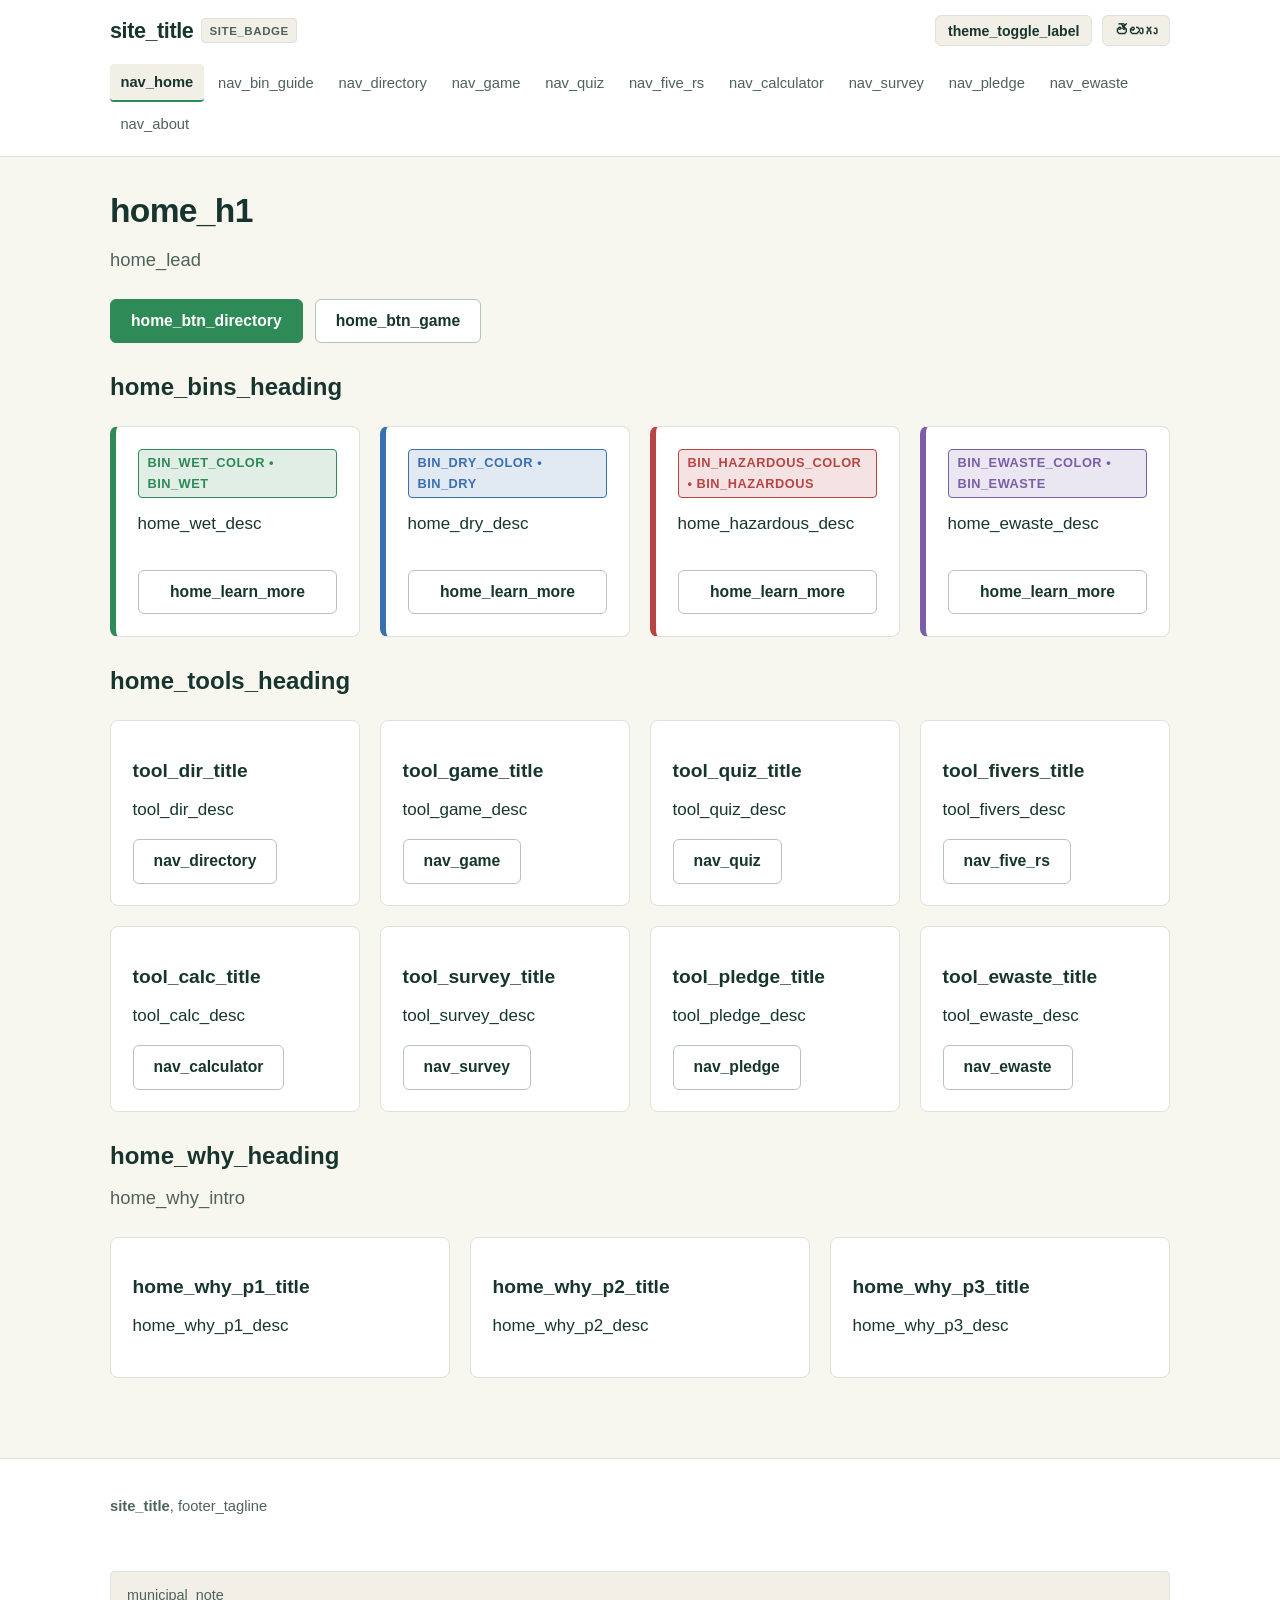
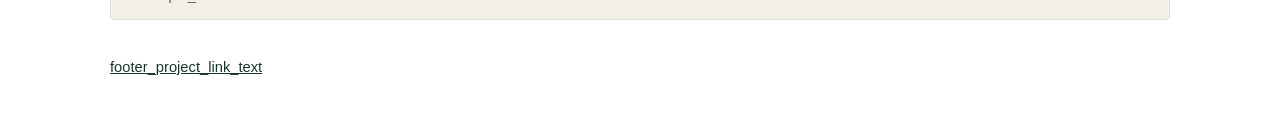
<file: index.html>
<!DOCTYPE html>
<html lang="en">
<head>
  <meta charset="UTF-8">
  <meta name="viewport" content="width=device-width, initial-scale=1.0">
  <title>CleanEarth - Household Waste Segregation Guide</title>
  <!-- Anti-flash inline theme loader -->
  <script>
    (function() {
      try {
        var savedTheme = localStorage.getItem('cleanearth_theme');
        if (savedTheme === 'dark' || savedTheme === 'light') {
          document.documentElement.setAttribute('data-theme', savedTheme);
        } else if (window.matchMedia && window.matchMedia('(prefers-color-scheme: dark)').matches) {
          document.documentElement.setAttribute('data-theme', 'dark');
        } else {
          document.documentElement.setAttribute('data-theme', 'light');
        }
        var savedLang = localStorage.getItem('cleanearth_lang');
        if (savedLang === 'te' || savedLang === 'en') {
          document.documentElement.setAttribute('lang', savedLang);
        }
      } catch (e) {}
    })();
  </script>
  <!-- Google Fonts Noto Sans Telugu with fallback system font stack -->
  <link rel="preconnect" href="https://fonts.googleapis.com">
  <link rel="preconnect" href="https://fonts.gstatic.com" crossorigin>
  <link href="https://fonts.googleapis.com/css2?family=Noto+Sans+Telugu:wght@400;600;700&display=swap" rel="stylesheet">
  <link rel="stylesheet" href="css/style.css">
</head>
<body>
  <div id="header-placeholder"></div>

  <main id="main-content">
    <div class="container">
      <!-- Purpose Statement -->
      <section class="home-intro" aria-labelledby="home-heading">
        <h1 id="home-heading" data-i18n="home_h1">Check which bin an item goes in before you throw it away.</h1>
        <p class="lead-text" data-i18n="home_lead">A Community Service Project reference tool for households in Andhra Pradesh to make source waste segregation simpler and reliable.</p>
        <div class="btn-group">
          <a href="item-directory.html" class="btn btn-primary" data-i18n="home_btn_directory">Open item directory</a>
          <a href="bin-it-right.html" class="btn btn-secondary" data-i18n="home_btn_game">Play Bin It Right</a>
        </div>
      </section>

      <!-- Four-Bin Framework Cards -->
      <section class="home-bins-section" aria-labelledby="bins-heading">
        <h2 id="bins-heading" data-i18n="home_bins_heading">The Four-Bin Framework</h2>
        <div class="grid-4">
          <!-- Green Wet -->
          <article class="card bin-card bin-wet">
            <div>
              <span class="bin-badge badge-wet"><span data-i18n="bin_wet_color">Green</span> &bull; <span data-i18n="bin_wet">Wet Waste</span></span>
              <p data-i18n="home_wet_desc">Food scraps, fruit and vegetable peels, tea leaves, and garden waste. Kept separate for composting or organic processing.</p>
            </div>
            <a href="bin-guide.html" class="btn btn-secondary" style="margin-top:1rem; width:100%;" data-i18n="home_learn_more">Read bin guide</a>
          </article>

          <!-- Blue Dry -->
          <article class="card bin-card bin-dry">
            <div>
              <span class="bin-badge badge-dry"><span data-i18n="bin_dry_color">Blue</span> &bull; <span data-i18n="bin_dry">Dry Waste</span></span>
              <p data-i18n="home_dry_desc">Clean paper, cardboard, metal cans, glass, and recyclable packaging. Keep clean and dry as practical.</p>
            </div>
            <a href="bin-guide.html" class="btn btn-secondary" style="margin-top:1rem; width:100%;" data-i18n="home_learn_more">Read bin guide</a>
          </article>

          <!-- Red Hazardous -->
          <article class="card bin-card bin-hazardous">
            <div>
              <span class="bin-badge badge-hazardous"><span data-i18n="bin_hazardous_color">Red</span> &bull; <span data-i18n="bin_hazardous">Hazardous Waste</span></span>
              <p data-i18n="home_hazardous_desc">Chemicals, certain batteries, and bulbs. Need careful handling and appropriate collection.</p>
            </div>
            <a href="bin-guide.html" class="btn btn-secondary" style="margin-top:1rem; width:100%;" data-i18n="home_learn_more">Read bin guide</a>
          </article>

          <!-- Purple E-waste -->
          <article class="card bin-card bin-ewaste">
            <div>
              <span class="bin-badge badge-ewaste"><span data-i18n="bin_ewaste_color">Purple</span> &bull; <span data-i18n="bin_ewaste">E-Waste</span></span>
              <p data-i18n="home_ewaste_desc">Old phones, chargers, cables, keyboards, and other electronics. Go to authorised e-waste collection channels.</p>
            </div>
            <a href="bin-guide.html" class="btn btn-secondary" style="margin-top:1rem; width:100%;" data-i18n="home_learn_more">Read bin guide</a>
          </article>
        </div>
      </section>

      <!-- Tool Grid -->
      <section class="home-tools-section" aria-labelledby="tools-heading">
        <h2 id="tools-heading" data-i18n="home_tools_heading">Project Tools and Modules</h2>
        <div class="grid-4">
          <div class="card">
            <h3 data-i18n="tool_dir_title">Item Directory</h3>
            <p data-i18n="tool_dir_desc">Search through over 40 household waste items to find the right bin and handling tip instantly.</p>
            <a href="item-directory.html" class="btn btn-secondary" data-i18n="nav_directory">Item Directory</a>
          </div>
          <div class="card">
            <h3 data-i18n="tool_game_title">Bin It Right Game</h3>
            <p data-i18n="tool_game_desc">Practice sorting 15 random items into the correct bins with immediate feedback.</p>
            <a href="bin-it-right.html" class="btn btn-secondary" data-i18n="nav_game">Bin It Right</a>
          </div>
          <div class="card">
            <h3 data-i18n="tool_quiz_title">Eco Quiz</h3>
            <p data-i18n="tool_quiz_desc">Test your knowledge on segregation, safety, composting, and recycling rules with 10 questions.</p>
            <a href="eco-quiz.html" class="btn btn-secondary" data-i18n="nav_quiz">Eco Quiz</a>
          </div>
          <div class="card">
            <h3 data-i18n="tool_fivers_title">The 5 R's Hierarchy</h3>
            <p data-i18n="tool_fivers_desc">Understand waste management priorities from Refuse and Reduce down to Recycling.</p>
            <a href="five-rs.html" class="btn btn-secondary" data-i18n="nav_five_rs">5 R's</a>
          </div>
          <div class="card">
            <h3 data-i18n="tool_calc_title">Footprint Calculator</h3>
            <p data-i18n="tool_calc_desc">Estimate your household's annual waste generation and see the effect of source segregation.</p>
            <a href="footprint-calculator.html" class="btn btn-secondary" data-i18n="nav_calculator">Footprint Calculator</a>
          </div>
          <div class="card">
            <h3 data-i18n="tool_survey_title">Community Survey</h3>
            <p data-i18n="tool_survey_desc">Record waste segregation habits, community barriers, and awareness levels during field visits.</p>
            <a href="survey.html" class="btn btn-secondary" data-i18n="nav_survey">Survey</a>
          </div>
          <div class="card">
            <h3 data-i18n="tool_pledge_title">Household Pledge</h3>
            <p data-i18n="tool_pledge_desc">Commit to simple daily waste segregation actions and generate a printable certificate.</p>
            <a href="pledge.html" class="btn btn-secondary" data-i18n="nav_pledge">Pledge</a>
          </div>
          <div class="card">
            <h3 data-i18n="tool_ewaste_title">E-Waste Centres</h3>
            <p data-i18n="tool_ewaste_desc">Look up sample recycling plants and collection drop-off points with accepted item filters.</p>
            <a href="ewaste-centers.html" class="btn btn-secondary" data-i18n="nav_ewaste">E-Waste Centres</a>
          </div>
        </div>
      </section>

      <!-- Why This Project Section -->
      <section class="home-why-section" aria-labelledby="why-heading">
        <h2 id="why-heading" data-i18n="home_why_heading">Why This Project</h2>
        <p class="lead-text" data-i18n="home_why_intro">Mixed waste makes recycling and composting harder, hazardous items can contaminate other materials, and reusable resources end up in dumpsites.</p>
        <div class="grid-3">
          <div class="card">
            <h3 data-i18n="home_why_p1_title">Confusion at source</h3>
            <p data-i18n="home_why_p1_desc">Households often hesitate when sorting everyday packaging, soiled paper, or small electronic cables.</p>
          </div>
          <div class="card">
            <h3 data-i18n="home_why_p2_title">Mixed collection risks</h3>
            <p data-i18n="home_why_p2_desc">When batteries or glass break in organic waste, wet waste cannot be converted into clean agricultural compost.</p>
          </div>
          <div class="card">
            <h3 data-i18n="home_why_p3_title">Local community impact</h3>
            <p data-i18n="home_why_p3_desc">Segregating waste at home protects sanitation workers from injuries and keeps neighbourhood collection points cleaner.</p>
          </div>
        </div>
      </section>
    </div>
  </main>

  <div id="footer-placeholder"></div>

  <script src="js/i18n.js"></script>
  <script src="js/data.js"></script>
  <script src="js/main.js"></script>
</body>
</html>
</file>
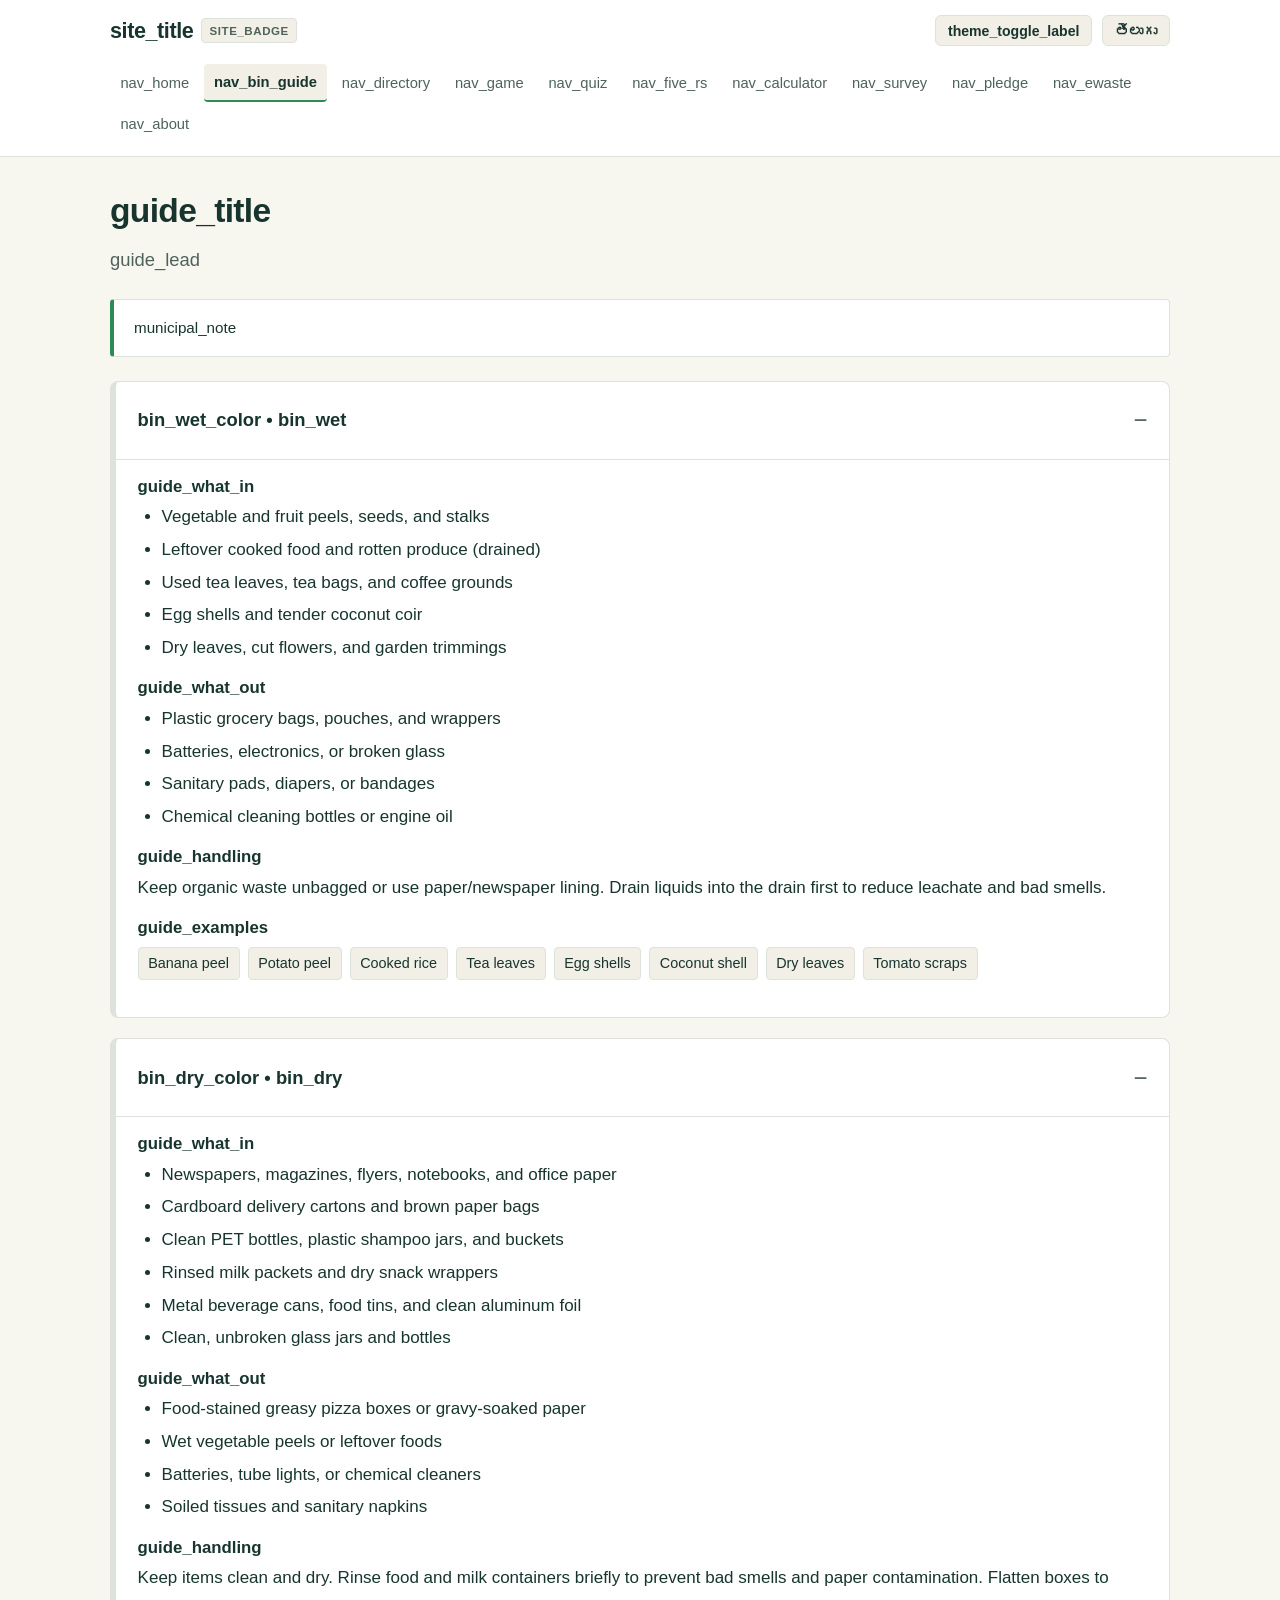
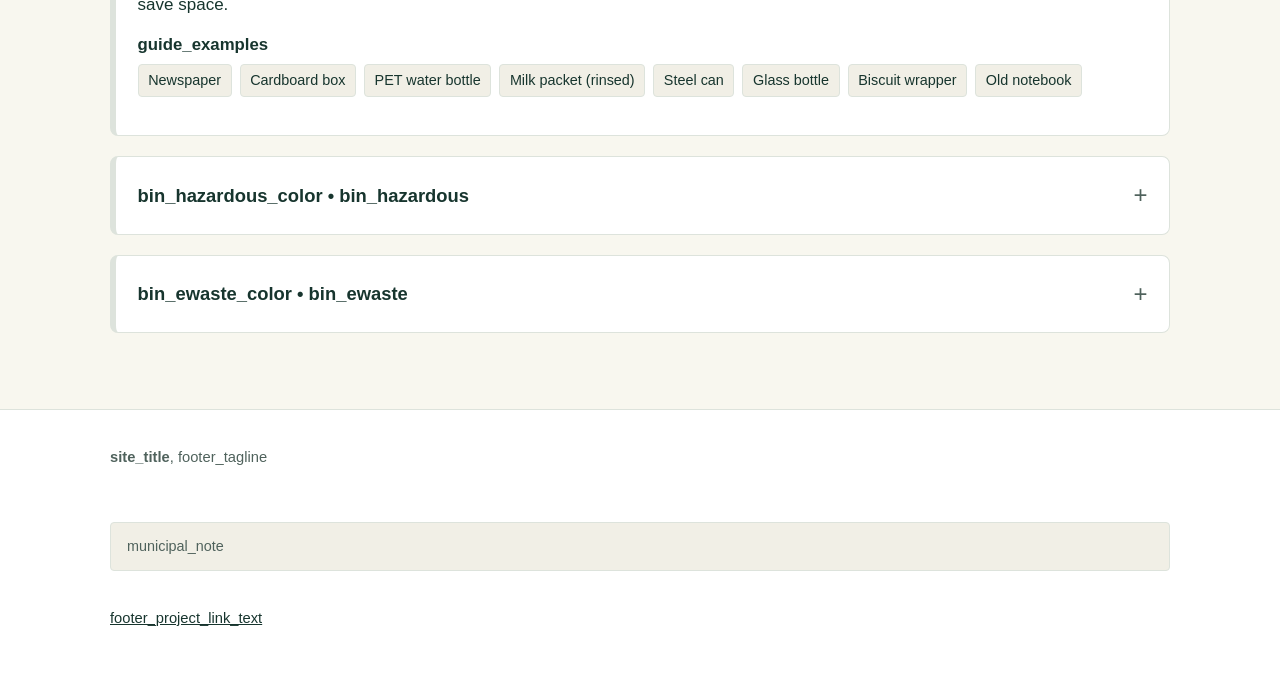
<file: bin-guide.html>
<!DOCTYPE html>
<html lang="en">
<head>
  <meta charset="UTF-8">
  <meta name="viewport" content="width=device-width, initial-scale=1.0">
  <title>CleanEarth - Household Bin Guide</title>
  <script>
    (function() {
      try {
        var savedTheme = localStorage.getItem('cleanearth_theme');
        if (savedTheme === 'dark' || savedTheme === 'light') {
          document.documentElement.setAttribute('data-theme', savedTheme);
        } else if (window.matchMedia && window.matchMedia('(prefers-color-scheme: dark)').matches) {
          document.documentElement.setAttribute('data-theme', 'dark');
        } else {
          document.documentElement.setAttribute('data-theme', 'light');
        }
        var savedLang = localStorage.getItem('cleanearth_lang');
        if (savedLang === 'te' || savedLang === 'en') {
          document.documentElement.setAttribute('lang', savedLang);
        }
      } catch (e) {}
    })();
  </script>
  <link rel="preconnect" href="https://fonts.googleapis.com">
  <link rel="preconnect" href="https://fonts.gstatic.com" crossorigin>
  <link href="https://fonts.googleapis.com/css2?family=Noto+Sans+Telugu:wght@400;600;700&display=swap" rel="stylesheet">
  <link rel="stylesheet" href="css/style.css">
  <style>
    .guide-wet { border-left-color: var(--bin-wet); }
    .guide-dry { border-left-color: var(--bin-dry); }
    .guide-hazardous { border-left-color: var(--bin-hazardous); }
    .guide-ewaste { border-left-color: var(--bin-ewaste); }
    .guide-block { margin: 1rem 0; }
    .guide-block h4 { font-size: 1.05rem; margin-bottom: 0.35rem; }
    .guide-list { margin-left: 1.5rem; margin-bottom: 1rem; }
    .guide-list li { margin-bottom: 0.35rem; }
    .example-tags { display: flex; flex-wrap: wrap; gap: 0.5rem; margin-top: 0.5rem; }
    .example-tag { background: var(--surface-alt); border: 1px solid var(--border); padding: 0.25rem 0.6rem; border-radius: var(--radius-sm); font-size: 0.9rem; }
  </style>
</head>
<body>
  <div id="header-placeholder"></div>

  <main id="main-content">
    <div class="container">
      <h1 data-i18n="guide_title">Household Bin Guide</h1>
      <p class="lead-text" data-i18n="guide_lead">Detailed instructions on what goes into each bin, what must be kept out, handling practices, and common household examples.</p>
      
      <div class="callout">
        <p data-i18n="municipal_note">Residents should also check local municipal instructions.</p>
      </div>

      <!-- 1. Green Wet Bin -->
      <details class="guide-section guide-wet" open>
        <summary>
          <span><span data-i18n="bin_wet_color">Green</span> &bull; <span data-i18n="bin_wet">Wet Waste</span></span>
        </summary>
        <div class="guide-content">
          <div class="guide-block">
            <h4 data-i18n="guide_what_in">What goes in</h4>
            <ul class="guide-list" id="wet-in-list">
              <!-- Dynamically populated or static fallback -->
            </ul>
          </div>
          <div class="guide-block">
            <h4 data-i18n="guide_what_out">What does NOT go in</h4>
            <ul class="guide-list" id="wet-out-list"></ul>
          </div>
          <div class="guide-block">
            <h4 data-i18n="guide_handling">Handling tips</h4>
            <p id="wet-handling"></p>
          </div>
          <div class="guide-block">
            <h4 data-i18n="guide_examples">Common household examples</h4>
            <div class="example-tags" id="wet-examples"></div>
          </div>
        </div>
      </details>

      <!-- 2. Blue Dry Bin -->
      <details class="guide-section guide-dry" open>
        <summary>
          <span><span data-i18n="bin_dry_color">Blue</span> &bull; <span data-i18n="bin_dry">Dry Waste</span></span>
        </summary>
        <div class="guide-content">
          <div class="guide-block">
            <h4 data-i18n="guide_what_in">What goes in</h4>
            <ul class="guide-list" id="dry-in-list"></ul>
          </div>
          <div class="guide-block">
            <h4 data-i18n="guide_what_out">What does NOT go in</h4>
            <ul class="guide-list" id="dry-out-list"></ul>
          </div>
          <div class="guide-block">
            <h4 data-i18n="guide_handling">Handling tips</h4>
            <p id="dry-handling"></p>
          </div>
          <div class="guide-block">
            <h4 data-i18n="guide_examples">Common household examples</h4>
            <div class="example-tags" id="dry-examples"></div>
          </div>
        </div>
      </details>

      <!-- 3. Red Hazardous Bin -->
      <details class="guide-section guide-hazardous">
        <summary>
          <span><span data-i18n="bin_hazardous_color">Red</span> &bull; <span data-i18n="bin_hazardous">Hazardous Waste</span></span>
        </summary>
        <div class="guide-content">
          <div class="guide-block">
            <h4 data-i18n="guide_what_in">What goes in</h4>
            <ul class="guide-list" id="haz-in-list"></ul>
          </div>
          <div class="guide-block">
            <h4 data-i18n="guide_what_out">What does NOT go in</h4>
            <ul class="guide-list" id="haz-out-list"></ul>
          </div>
          <div class="guide-block">
            <h4 data-i18n="guide_handling">Handling tips</h4>
            <p id="haz-handling"></p>
          </div>
          <div class="guide-block">
            <h4 data-i18n="guide_examples">Common household examples</h4>
            <div class="example-tags" id="haz-examples"></div>
          </div>
        </div>
      </details>

      <!-- 4. Purple E-waste Bin -->
      <details class="guide-section guide-ewaste">
        <summary>
          <span><span data-i18n="bin_ewaste_color">Purple</span> &bull; <span data-i18n="bin_ewaste">E-Waste</span></span>
        </summary>
        <div class="guide-content">
          <div class="guide-block">
            <h4 data-i18n="guide_what_in">What goes in</h4>
            <ul class="guide-list" id="ewaste-in-list"></ul>
          </div>
          <div class="guide-block">
            <h4 data-i18n="guide_what_out">What does NOT go in</h4>
            <ul class="guide-list" id="ewaste-out-list"></ul>
          </div>
          <div class="guide-block">
            <h4 data-i18n="guide_handling">Handling tips</h4>
            <p id="ewaste-handling"></p>
          </div>
          <div class="guide-block">
            <h4 data-i18n="guide_examples">Common household examples</h4>
            <div class="example-tags" id="ewaste-examples"></div>
          </div>
        </div>
      </details>
    </div>
  </main>

  <div id="footer-placeholder"></div>

  <script src="js/i18n.js"></script>
  <script src="js/data.js"></script>
  <script src="js/main.js"></script>
  <script src="js/bin-guide.js"></script>
</body>
</html>
</file>
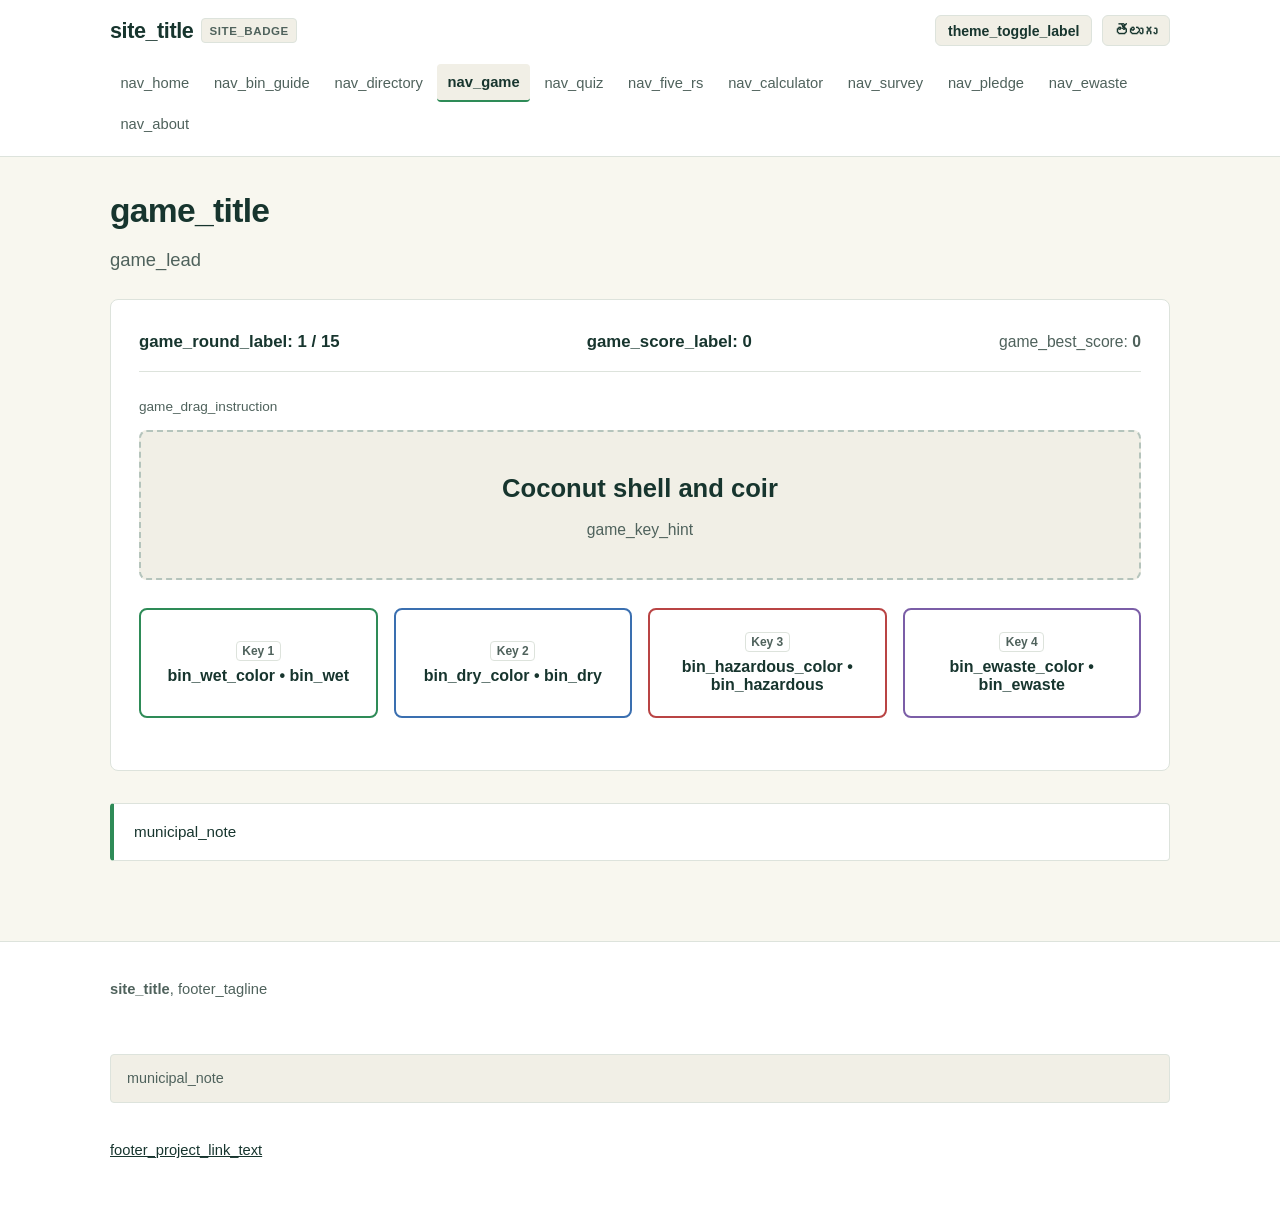
<file: bin-it-right.html>
<!DOCTYPE html>
<html lang="en">
<head>
  <meta charset="UTF-8">
  <meta name="viewport" content="width=device-width, initial-scale=1.0">
  <title>CleanEarth - Bin It Right Game</title>
  <script>
    (function() {
      try {
        var savedTheme = localStorage.getItem('cleanearth_theme');
        if (savedTheme === 'dark' || savedTheme === 'light') {
          document.documentElement.setAttribute('data-theme', savedTheme);
        } else if (window.matchMedia && window.matchMedia('(prefers-color-scheme: dark)').matches) {
          document.documentElement.setAttribute('data-theme', 'dark');
        } else {
          document.documentElement.setAttribute('data-theme', 'light');
        }
        var savedLang = localStorage.getItem('cleanearth_lang');
        if (savedLang === 'te' || savedLang === 'en') {
          document.documentElement.setAttribute('lang', savedLang);
        }
      } catch (e) {}
    })();
  </script>
  <link rel="preconnect" href="https://fonts.googleapis.com">
  <link rel="preconnect" href="https://fonts.gstatic.com" crossorigin>
  <link href="https://fonts.googleapis.com/css2?family=Noto+Sans+Telugu:wght@400;600;700&display=swap" rel="stylesheet">
  <link rel="stylesheet" href="css/style.css">
  <style>
    .game-board {
      margin-top: 1.5rem;
      background: var(--surface);
      border: 1px solid var(--border);
      border-radius: var(--radius-card);
      padding: 1.75rem;
    }
    .game-status-bar {
      display: flex;
      justify-content: space-between;
      align-items: center;
      padding-bottom: 1rem;
      border-bottom: 1px solid var(--border);
      margin-bottom: 1.5rem;
      flex-wrap: wrap;
      gap: 0.75rem;
    }
    .status-badge {
      font-size: 1.05rem;
      font-weight: 700;
      color: var(--text);
    }
    .item-display-box {
      background: var(--surface-alt);
      border: 2px dashed var(--border-strong);
      border-radius: var(--radius-card);
      padding: 2.25rem 1.5rem;
      text-align: center;
      margin-bottom: 1.75rem;
      user-select: none;
      cursor: grab;
      transition: background-color 150ms ease, border-color 150ms ease;
    }
    .item-display-box:active {
      cursor: grabbing;
    }
    .item-display-title {
      font-size: 1.6rem;
      font-weight: 700;
      color: var(--text);
      margin-bottom: 0.5rem;
    }
    .bin-action-grid {
      display: grid;
      grid-template-columns: repeat(4, 1fr);
      gap: 1rem;
      margin-bottom: 1.5rem;
    }
    .game-bin-btn {
      display: flex;
      flex-direction: column;
      align-items: center;
      justify-content: center;
      gap: 0.4rem;
      padding: 1.25rem 0.75rem;
      border-radius: var(--radius-card);
      border: 2px solid var(--border-strong);
      background: var(--surface);
      cursor: pointer;
      font-family: inherit;
      color: var(--text);
      font-weight: 700;
      font-size: 1rem;
      transition: all 150ms ease;
      min-height: 110px;
    }
    .game-bin-btn:hover {
      background: var(--surface-alt);
    }
    .game-bin-btn.btn-wet { border-color: var(--bin-wet); }
    .game-bin-btn.btn-wet:hover, .game-bin-btn.btn-wet.drag-over { background: rgba(46, 139, 87, 0.12); }
    .game-bin-btn.btn-dry { border-color: var(--bin-dry); }
    .game-bin-btn.btn-dry:hover, .game-bin-btn.btn-dry.drag-over { background: rgba(58, 111, 176, 0.12); }
    .game-bin-btn.btn-hazardous { border-color: var(--bin-hazardous); }
    .game-bin-btn.btn-hazardous:hover, .game-bin-btn.btn-hazardous.drag-over { background: rgba(185, 68, 68, 0.12); }
    .game-bin-btn.btn-ewaste { border-color: var(--bin-ewaste); }
    .game-bin-btn.btn-ewaste:hover, .game-bin-btn.btn-ewaste.drag-over { background: rgba(123, 94, 167, 0.12); }

    .bin-key-tag {
      font-size: 0.75rem;
      font-weight: 600;
      color: var(--text-muted);
      border: 1px solid var(--border);
      border-radius: var(--radius-sm);
      padding: 0.1rem 0.35rem;
    }
    .feedback-banner {
      padding: 1.1rem 1.25rem;
      border-radius: var(--radius-md);
      margin-bottom: 1.5rem;
      display: none;
    }
    .feedback-banner.correct {
      background: rgba(46, 139, 87, 0.15);
      border: 1px solid var(--bin-wet);
      color: var(--text);
      display: block;
    }
    .feedback-banner.wrong {
      background: rgba(185, 68, 68, 0.15);
      border: 1px solid var(--bin-hazardous);
      color: var(--text);
      display: block;
    }
    .feedback-title {
      font-weight: 700;
      font-size: 1.1rem;
      margin-bottom: 0.3rem;
    }
    .review-item {
      padding: 0.75rem 1rem;
      background: var(--surface-alt);
      border: 1px solid var(--border);
      border-radius: var(--radius-sm);
      margin-bottom: 0.5rem;
    }
    @media (max-width: 768px) {
      .bin-action-grid {
        grid-template-columns: repeat(2, 1fr);
      }
    }
  </style>
</head>
<body>
  <div id="header-placeholder"></div>

  <main id="main-content">
    <div class="container">
      <h1 data-i18n="game_title">Bin It Right: Sorting Game</h1>
      <p class="lead-text" data-i18n="game_lead">Sort 15 random items into their correct bins. Use clicks, touch, number keys 1 to 4, or desktop drag and drop.</p>

      <div class="game-board">
        <!-- Live Play Screen -->
        <div id="play-screen">
          <div class="game-status-bar">
            <div>
              <span class="status-badge"><span data-i18n="game_round_label">Round</span>: <span id="round-indicator">1</span> / 15</span>
            </div>
            <div>
              <span class="status-badge"><span data-i18n="game_score_label">Score</span>: <span id="score-indicator">0</span></span>
            </div>
            <div>
              <span class="sub-lead" style="margin-bottom:0;"><span data-i18n="game_best_score">Best score on this device</span>: <strong id="best-score-indicator">0</strong></span>
            </div>
          </div>

          <p class="form-hint" style="margin-bottom: 0.75rem;" data-i18n="game_drag_instruction">Drag this item into a bin below, or press the matching bin button:</p>

          <!-- Current Item Display (Draggable) -->
          <div id="item-box" class="item-display-box" draggable="true" tabindex="0" role="region" aria-label="Current item to sort">
            <div id="item-name" class="item-display-title">---</div>
            <div class="sub-lead" style="margin-bottom:0;" data-i18n="game_key_hint">Keyboard shortcuts: 1 = Wet, 2 = Dry, 3 = Hazardous, 4 = E-Waste</div>
          </div>

          <!-- Immediate Feedback Banner -->
          <div id="feedback-banner" class="feedback-banner">
            <div id="feedback-title" class="feedback-title"></div>
            <div id="feedback-reason"></div>
            <div style="margin-top: 0.85rem;">
              <button id="next-item-btn" class="btn btn-primary" type="button" data-i18n="game_next_btn">Next Item</button>
            </div>
          </div>

          <!-- Bin Buttons & Drop Targets -->
          <div class="bin-action-grid" role="group" aria-label="Waste Bins">
            <!-- 1. Wet -->
            <button id="btn-wet" class="game-bin-btn btn-wet" type="button" data-bin="wet">
              <span class="bin-key-tag">Key 1</span>
              <span><span data-i18n="bin_wet_color">Green</span> &bull; <span data-i18n="bin_wet">Wet Waste</span></span>
            </button>

            <!-- 2. Dry -->
            <button id="btn-dry" class="game-bin-btn btn-dry" type="button" data-bin="dry">
              <span class="bin-key-tag">Key 2</span>
              <span><span data-i18n="bin_dry_color">Blue</span> &bull; <span data-i18n="bin_dry">Dry Waste</span></span>
            </button>

            <!-- 3. Hazardous -->
            <button id="btn-hazardous" class="game-bin-btn btn-hazardous" type="button" data-bin="hazardous">
              <span class="bin-key-tag">Key 3</span>
              <span><span data-i18n="bin_hazardous_color">Red</span> &bull; <span data-i18n="bin_hazardous">Hazardous Waste</span></span>
            </button>

            <!-- 4. E-Waste -->
            <button id="btn-ewaste" class="game-bin-btn btn-ewaste" type="button" data-bin="ewaste">
              <span class="bin-key-tag">Key 4</span>
              <span><span data-i18n="bin_ewaste_color">Purple</span> &bull; <span data-i18n="bin_ewaste">E-Waste</span></span>
            </button>
          </div>
        </div>

        <!-- Final Score Screen -->
        <div id="game-over-screen" style="display: none;">
          <h2 data-i18n="game_over_title">Game Completed</h2>
          <p class="lead-text"><span data-i18n="game_final_score">Your final score</span>: <strong id="final-score-val">0</strong> / 15</p>

          <div id="wrong-answers-container" style="margin: 1.5rem 0;">
            <h3 data-i18n="game_wrong_heading">Items to review from this round:</h3>
            <div id="wrong-answers-list"></div>
          </div>

          <button id="restart-game-btn" class="btn btn-primary" type="button" data-i18n="game_restart_btn">Play again</button>
        </div>
      </div>

      <div class="callout" style="margin-top: 2rem;">
        <p data-i18n="municipal_note">Residents should also check local municipal instructions.</p>
      </div>
    </div>
  </main>

  <div id="footer-placeholder"></div>

  <script src="js/i18n.js"></script>
  <script src="js/data.js"></script>
  <script src="js/main.js"></script>
  <script src="js/bin-it-right.js"></script>
</body>
</html>
</file>
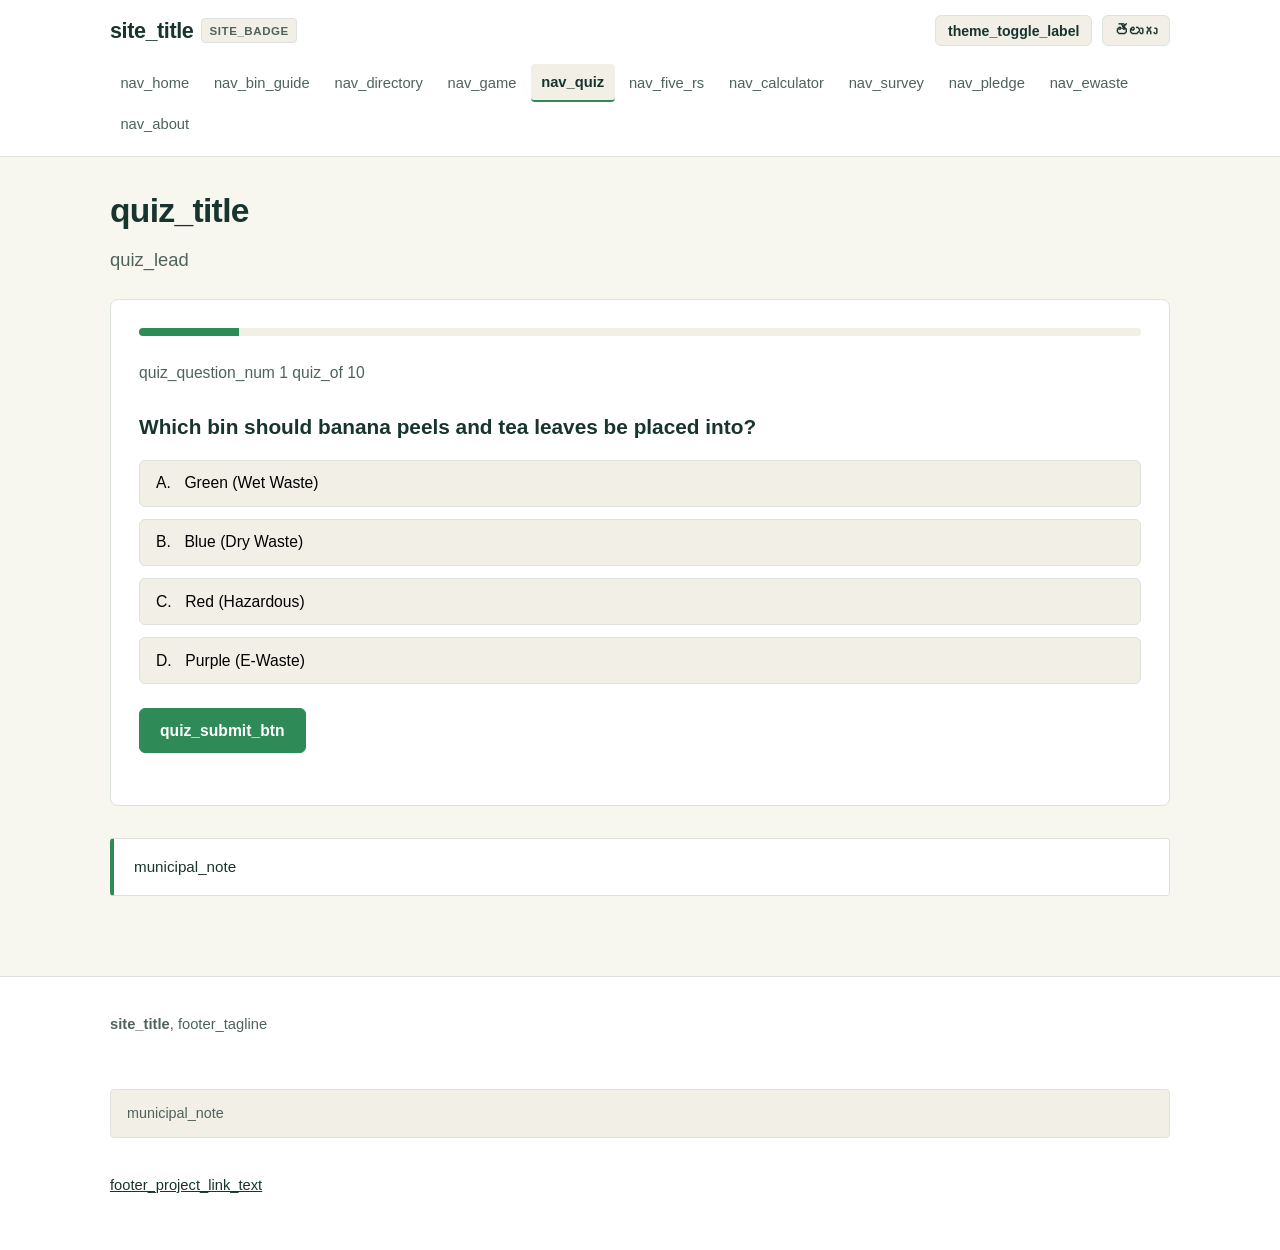
<file: eco-quiz.html>
<!DOCTYPE html>
<html lang="en">
<head>
  <meta charset="UTF-8">
  <meta name="viewport" content="width=device-width, initial-scale=1.0">
  <title>CleanEarth - Eco Quiz</title>
  <script>
    (function() {
      try {
        var savedTheme = localStorage.getItem('cleanearth_theme');
        if (savedTheme === 'dark' || savedTheme === 'light') {
          document.documentElement.setAttribute('data-theme', savedTheme);
        } else if (window.matchMedia && window.matchMedia('(prefers-color-scheme: dark)').matches) {
          document.documentElement.setAttribute('data-theme', 'dark');
        } else {
          document.documentElement.setAttribute('data-theme', 'light');
        }
        var savedLang = localStorage.getItem('cleanearth_lang');
        if (savedLang === 'te' || savedLang === 'en') {
          document.documentElement.setAttribute('lang', savedLang);
        }
      } catch (e) {}
    })();
  </script>
  <link rel="preconnect" href="https://fonts.googleapis.com">
  <link rel="preconnect" href="https://fonts.gstatic.com" crossorigin>
  <link href="https://fonts.googleapis.com/css2?family=Noto+Sans+Telugu:wght@400;600;700&display=swap" rel="stylesheet">
  <link rel="stylesheet" href="css/style.css">
  <style>
    .quiz-container {
      margin-top: 1.5rem;
      background: var(--surface);
      border: 1px solid var(--border);
      border-radius: var(--radius-card);
      padding: 1.75rem;
    }
    .progress-bar-container {
      width: 100%;
      height: 8px;
      background: var(--surface-alt);
      border-radius: var(--radius-sm);
      margin-bottom: 1.5rem;
      overflow: hidden;
    }
    .progress-bar-fill {
      height: 100%;
      background: var(--bin-wet);
      width: 10%;
      transition: width 150ms ease;
    }
    .question-title {
      font-size: 1.3rem;
      font-weight: 700;
      margin-bottom: 1.25rem;
    }
    .option-list {
      display: flex;
      flex-direction: column;
      gap: 0.75rem;
      margin-bottom: 1.5rem;
    }
    .quiz-option {
      display: flex;
      align-items: center;
      gap: 0.85rem;
      padding: 0.85rem 1rem;
      background: var(--surface-alt);
      border: 1px solid var(--border);
      border-radius: var(--radius-md);
      cursor: pointer;
      font-size: 0.98rem;
      transition: border-color 150ms ease, background-color 150ms ease;
    }
    .quiz-option:hover {
      border-color: var(--border-strong);
    }
    .quiz-option.selected {
      border-color: var(--bin-wet);
      background: rgba(46, 139, 87, 0.08);
      font-weight: 600;
    }
    .quiz-option.correct-reveal {
      border-color: var(--bin-wet);
      background: rgba(46, 139, 87, 0.18);
    }
    .quiz-option.wrong-reveal {
      border-color: var(--bin-hazardous);
      background: rgba(185, 68, 68, 0.15);
    }
    .explanation-box {
      padding: 1rem 1.25rem;
      border-radius: var(--radius-md);
      background: var(--surface-alt);
      border-left: 4px solid var(--bin-wet);
      margin-bottom: 1.5rem;
      display: none;
    }
    .review-item {
      padding: 0.85rem 1rem;
      background: var(--surface-alt);
      border: 1px solid var(--border);
      border-radius: var(--radius-sm);
      margin-bottom: 0.75rem;
    }
  </style>
</head>
<body>
  <div id="header-placeholder"></div>

  <main id="main-content">
    <div class="container">
      <h1 data-i18n="quiz_title">Eco Quiz: Segregation and Waste Practices</h1>
      <p class="lead-text" data-i18n="quiz_lead">Answer 10 multiple-choice questions to test your practical understanding of household waste segregation.</p>

      <div class="quiz-container">
        <!-- Live Question Screen -->
        <div id="quiz-question-screen">
          <div class="progress-bar-container">
            <div id="quiz-progress-fill" class="progress-bar-fill"></div>
          </div>
          <div class="sub-lead">
            <span data-i18n="quiz_question_num">Question</span> <span id="quiz-current-num">1</span> <span data-i18n="quiz_of">of</span> 10
          </div>
          <h2 id="quiz-question-text" class="question-title">---</h2>

          <div id="quiz-options-container" class="option-list" role="radiogroup"></div>

          <div id="quiz-explanation-box" class="explanation-box">
            <strong data-i18n="quiz_explanation">Explanation:</strong>
            <p id="quiz-explanation-text" style="margin-top:0.3rem; margin-bottom:0;"></p>
          </div>

          <div class="btn-group">
            <button id="quiz-submit-btn" class="btn btn-primary" type="button" data-i18n="quiz_submit_btn">Submit Answer</button>
            <button id="quiz-next-btn" class="btn btn-secondary" type="button" style="display: none;" data-i18n="quiz_next_btn">Next Question</button>
          </div>
        </div>

        <!-- Completed Screen -->
        <div id="quiz-completed-screen" style="display: none;">
          <h2 data-i18n="quiz_completed_title">Quiz Completed</h2>
          <p class="lead-text"><span data-i18n="quiz_score_msg">You scored</span> <strong id="quiz-final-score">0</strong> / 10</p>

          <div id="quiz-review-section" style="margin: 1.5rem 0;">
            <h3 data-i18n="quiz_review_title">Review of incorrect answers:</h3>
            <div id="quiz-review-list"></div>
          </div>

          <button id="quiz-restart-btn" class="btn btn-primary" type="button" data-i18n="quiz_restart_btn">Restart Quiz</button>
        </div>
      </div>

      <div class="callout" style="margin-top: 2rem;">
        <p data-i18n="municipal_note">Residents should also check local municipal instructions.</p>
      </div>
    </div>
  </main>

  <div id="footer-placeholder"></div>

  <script src="js/i18n.js"></script>
  <script src="js/data.js"></script>
  <script src="js/main.js"></script>
  <script src="js/eco-quiz.js"></script>
</body>
</html>
</file>
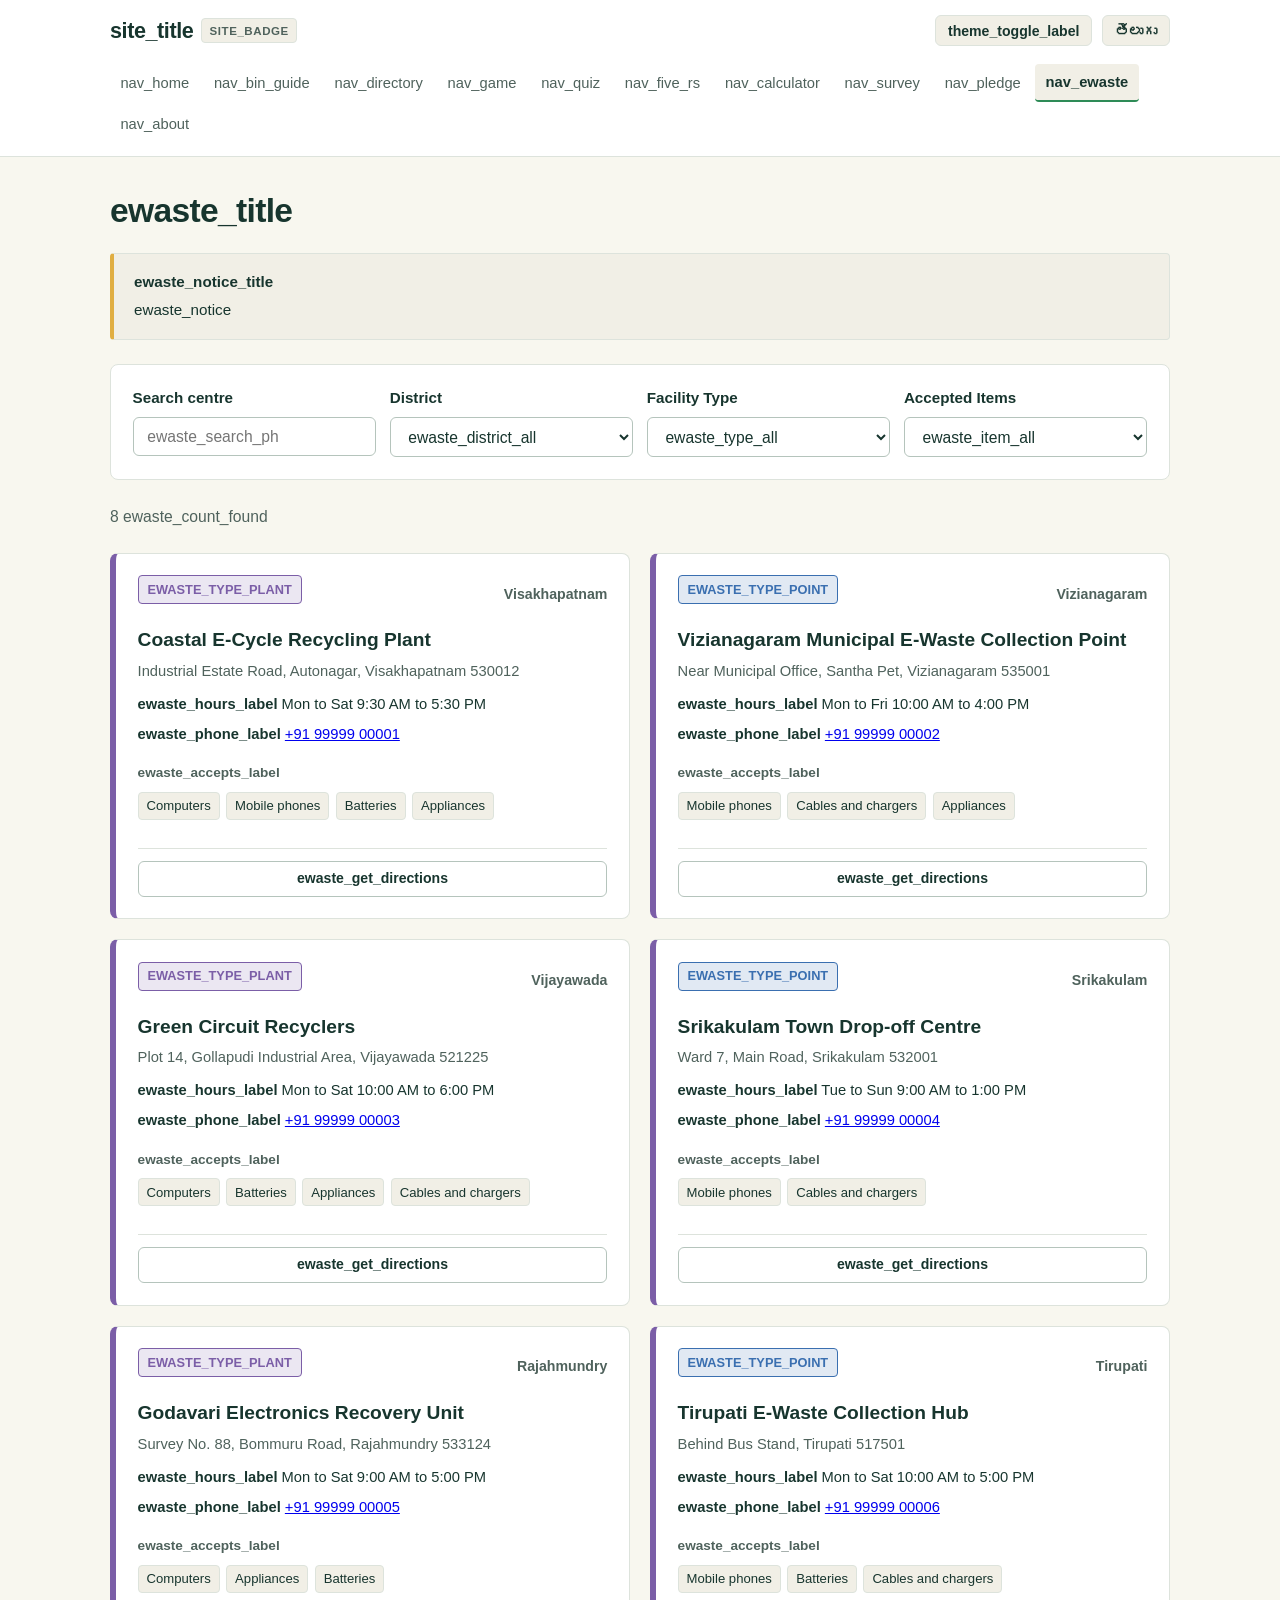
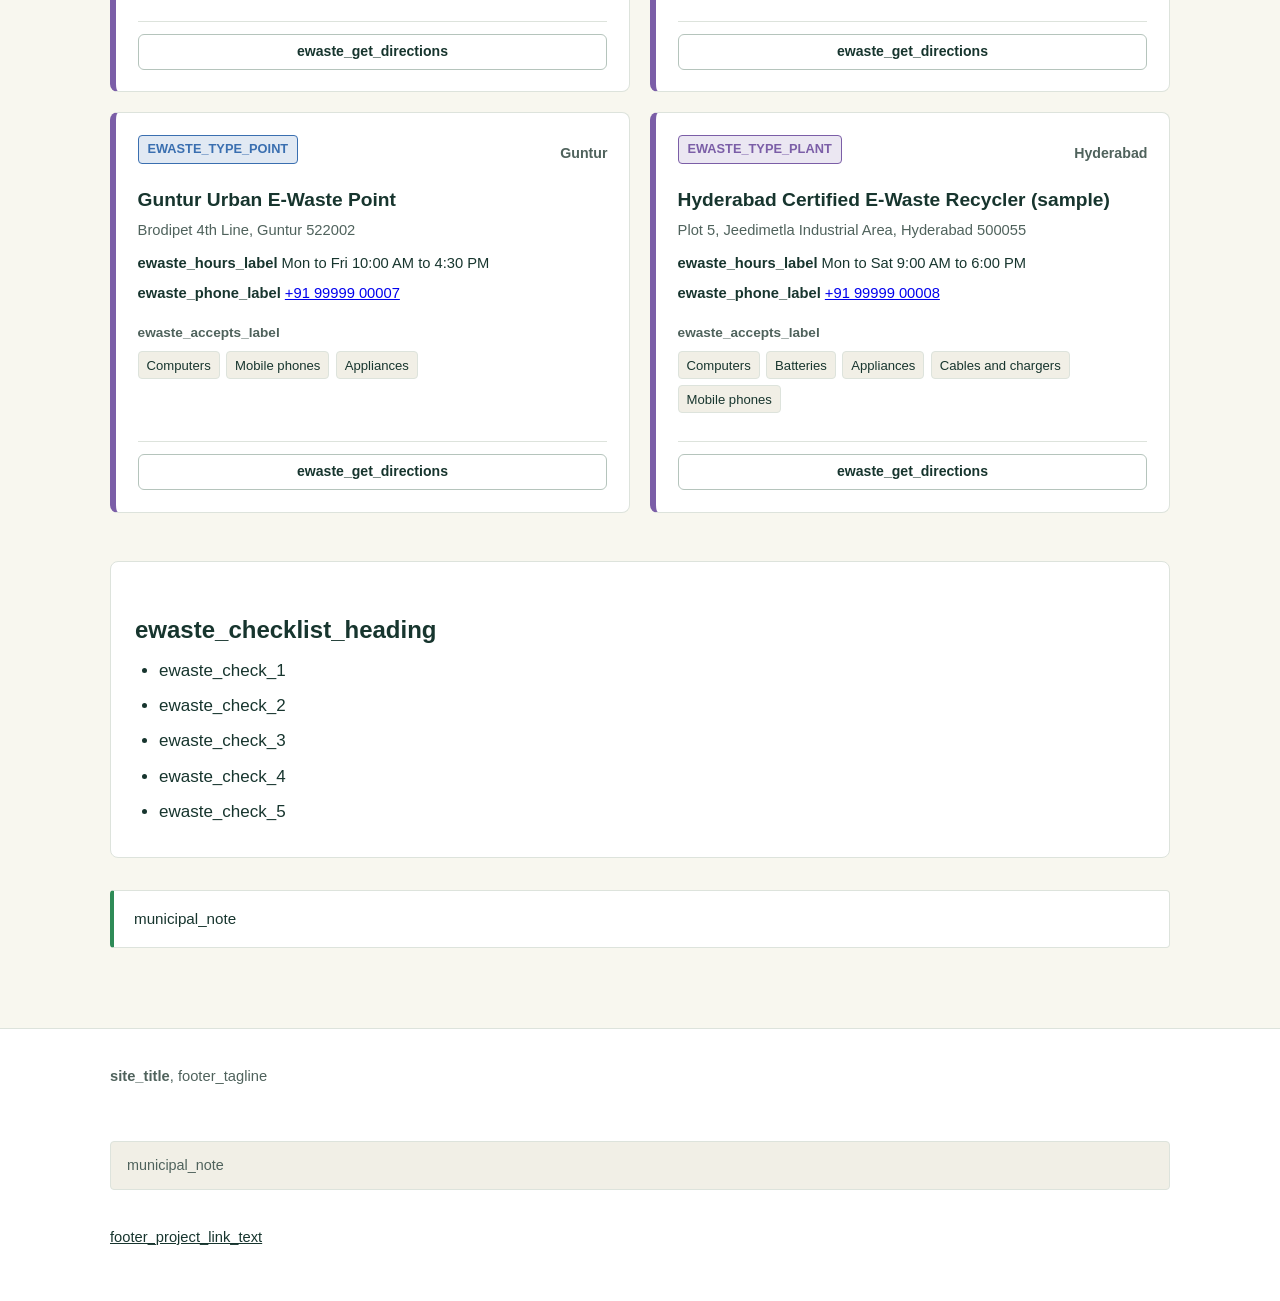
<file: ewaste-centers.html>
<!DOCTYPE html>
<html lang="en">
<head>
  <meta charset="UTF-8">
  <meta name="viewport" content="width=device-width, initial-scale=1.0">
  <title>CleanEarth - E-Waste Recycling Plants and Collection Points</title>
  <script>
    (function() {
      try {
        var savedTheme = localStorage.getItem('cleanearth_theme');
        if (savedTheme === 'dark' || savedTheme === 'light') {
          document.documentElement.setAttribute('data-theme', savedTheme);
        } else if (window.matchMedia && window.matchMedia('(prefers-color-scheme: dark)').matches) {
          document.documentElement.setAttribute('data-theme', 'dark');
        } else {
          document.documentElement.setAttribute('data-theme', 'light');
        }
        var savedLang = localStorage.getItem('cleanearth_lang');
        if (savedLang === 'te' || savedLang === 'en') {
          document.documentElement.setAttribute('lang', savedLang);
        }
      } catch (e) {}
    })();
  </script>
  <link rel="preconnect" href="https://fonts.googleapis.com">
  <link rel="preconnect" href="https://fonts.gstatic.com" crossorigin>
  <link href="https://fonts.googleapis.com/css2?family=Noto+Sans+Telugu:wght@400;600;700&display=swap" rel="stylesheet">
  <link rel="stylesheet" href="css/style.css">
  <style>
    .facility-card {
      border-left: 6px solid var(--bin-ewaste);
      display: flex;
      flex-direction: column;
      justify-content: space-between;
    }
    .facility-badge {
      font-size: 0.8rem;
      font-weight: 700;
      text-transform: uppercase;
      padding: 0.2rem 0.55rem;
      border-radius: var(--radius-sm);
      display: inline-block;
      margin-bottom: 0.5rem;
      width: fit-content;
    }
    .badge-plant {
      background: rgba(123, 94, 167, 0.15);
      color: var(--bin-ewaste);
      border: 1px solid var(--bin-ewaste);
    }
    .badge-point {
      background: rgba(58, 111, 176, 0.15);
      color: var(--bin-dry);
      border: 1px solid var(--bin-dry);
    }
    .tag-cloud {
      display: flex;
      flex-wrap: wrap;
      gap: 0.4rem;
      margin-top: 0.4rem;
      margin-bottom: 1rem;
    }
    .tag-item {
      font-size: 0.82rem;
      padding: 0.15rem 0.5rem;
      background: var(--surface-alt);
      border: 1px solid var(--border);
      border-radius: var(--radius-sm);
    }
    .checklist-card {
      background: var(--surface);
      border: 1px solid var(--border);
      border-radius: var(--radius-card);
      padding: 1.5rem;
      margin-top: 3rem;
    }
    .checklist-list {
      margin-left: 1.5rem;
      margin-top: 0.75rem;
    }
    .checklist-list li {
      margin-bottom: 0.5rem;
    }
  </style>
</head>
<body>
  <div id="header-placeholder"></div>

  <main id="main-content">
    <div class="container">
      <h1 data-i18n="ewaste_title">E-Waste Recycling Plants and Collection Points</h1>

      <!-- Mandatory Demo Data Notice -->
      <div class="callout callout-warning" role="alert">
        <strong data-i18n="ewaste_notice_title">Notice: Demonstration Data</strong>
        <p data-i18n="ewaste_notice" style="margin-top: 0.25rem;">
          This list contains sample demo data for the project. Phone numbers and addresses are placeholders. Verify with the State Pollution Control Board or your municipal office before visiting.
        </p>
      </div>

      <!-- Search & Filters Bar -->
      <div class="card" style="margin-top: 1.5rem; margin-bottom: 1.5rem;">
        <div class="grid-4" style="margin: 0; gap: 0.85rem;">
          <!-- Text search -->
          <div class="form-group" style="margin-bottom: 0;">
            <label for="ewaste-search" class="visually-hidden">Search centre</label>
            <input type="text" id="ewaste-search" data-i18n-placeholder="ewaste_search_ph" placeholder="Search centre by name, road, or area...">
          </div>

          <!-- District dropdown -->
          <div class="form-group" style="margin-bottom: 0;">
            <label for="district-select" class="visually-hidden">District</label>
            <select id="district-select">
              <option value="all" data-i18n="ewaste_district_all">All Districts</option>
              <option value="Visakhapatnam">Visakhapatnam (విశాఖపట్నం)</option>
              <option value="Vizianagaram">Vizianagaram (విజయనగరం)</option>
              <option value="Vijayawada">Vijayawada (విజయవాడ)</option>
              <option value="Srikakulam">Srikakulam (శ్రీకాకుళం)</option>
              <option value="Rajahmundry">Rajahmundry (రాజమండ్రి)</option>
              <option value="Tirupati">Tirupati (తిరుపతి)</option>
              <option value="Guntur">Guntur (గుంటూరు)</option>
              <option value="Hyderabad">Hyderabad (హైదరాబాద్)</option>
            </select>
          </div>

          <!-- Type filter -->
          <div class="form-group" style="margin-bottom: 0;">
            <label for="type-select" class="visually-hidden">Facility Type</label>
            <select id="type-select">
              <option value="all" data-i18n="ewaste_type_all">All Facility Types</option>
              <option value="plant" data-i18n="ewaste_type_plant">Recycling plant</option>
              <option value="point" data-i18n="ewaste_type_point">Collection point</option>
            </select>
          </div>

          <!-- Accepted item filter -->
          <div class="form-group" style="margin-bottom: 0;">
            <label for="item-filter-select" class="visually-hidden">Accepted Items</label>
            <select id="item-filter-select">
              <option value="all" data-i18n="ewaste_item_all">All Accepted Items</option>
              <option value="mobile_phones" data-i18n="ewaste_item_phones">Mobile phones</option>
              <option value="batteries" data-i18n="ewaste_item_batteries">Batteries</option>
              <option value="computers" data-i18n="ewaste_item_computers">Computers</option>
              <option value="appliances" data-i18n="ewaste_item_appliances">Appliances</option>
              <option value="cables_chargers" data-i18n="ewaste_item_cables">Cables and chargers</option>
            </select>
          </div>
        </div>
      </div>

      <!-- Results Count -->
      <div id="ewaste-result-count" class="sub-lead" aria-live="polite"></div>

      <!-- Facilities List (Responsive cards) -->
      <div id="facilities-grid" class="grid-2"></div>

      <!-- Empty State -->
      <div id="ewaste-empty" class="card" style="display:none; text-align:center; padding: 2.5rem 1.5rem;">
        <h3 data-i18n="ewaste_not_found">No e-waste centres matched your selected filters.</h3>
        <p data-i18n="dir_not_found_tip">Please check your local municipal instructions or search with a different keyword.</p>
      </div>

      <!-- Checklist: How to Hand Over E-Waste -->
      <section class="checklist-card" aria-labelledby="checklist-heading">
        <h2 id="checklist-heading" data-i18n="ewaste_checklist_heading">How to Hand Over E-Waste Safely</h2>
        <ul class="checklist-list">
          <li data-i18n="ewaste_check_1">Wipe personal data, reset devices, and remove accounts before disposal.</li>
          <li data-i18n="ewaste_check_2">Remove loose batteries where detachable and keep them in a small non-metallic pouch.</li>
          <li data-i18n="ewaste_check_3">Keep electronics dry and unbroken. Do not smash screens or crush batteries.</li>
          <li data-i18n="ewaste_check_4">Ask the authorised centre for an acknowledgement receipt or handover slip.</li>
          <li data-i18n="ewaste_check_5">Never burn, melt, or dismantle e-waste at home. It releases toxic fumes and heavy metals.</li>
        </ul>
      </section>

      <div class="callout" style="margin-top: 2rem;">
        <p data-i18n="municipal_note">Residents should also check local municipal instructions.</p>
      </div>
    </div>
  </main>

  <div id="footer-placeholder"></div>

  <script src="js/i18n.js"></script>
  <script src="js/data.js"></script>
  <script src="js/main.js"></script>
  <script src="js/ewaste-centers.js"></script>
</body>
</html>
</file>
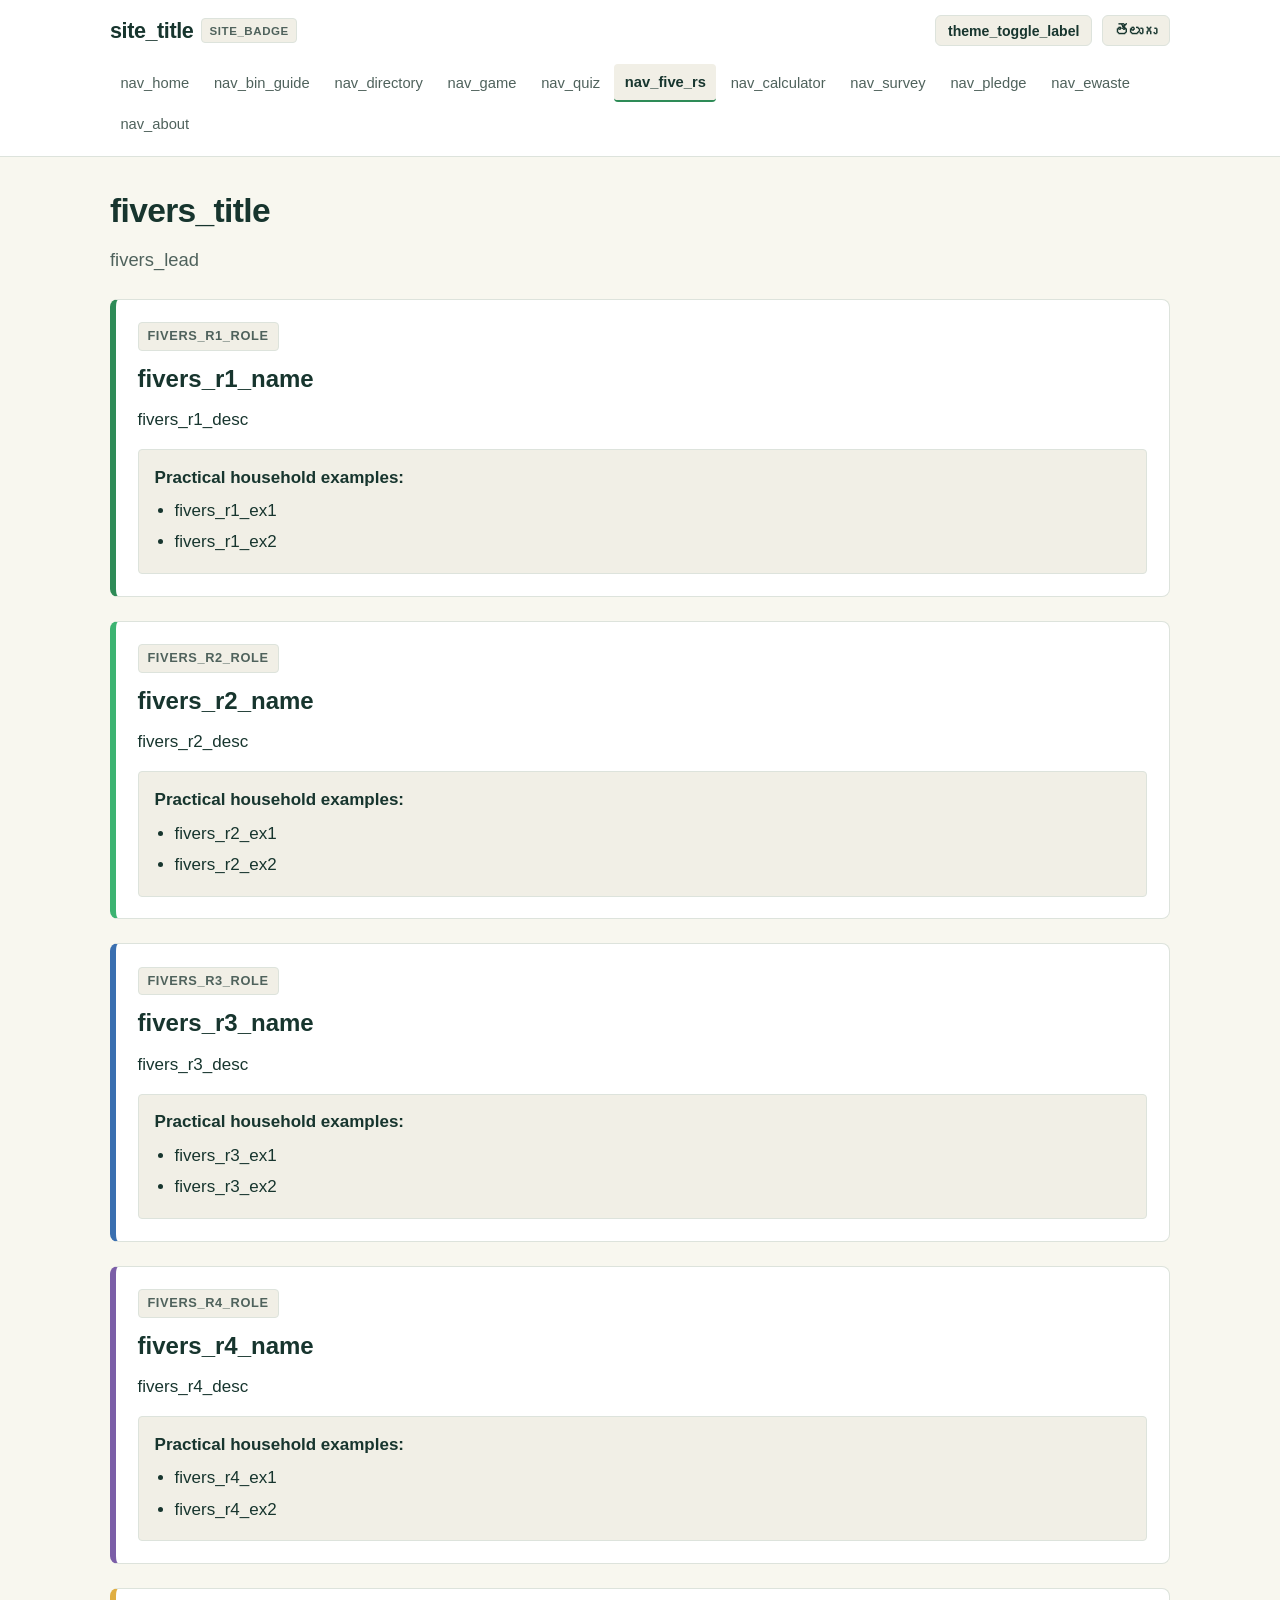
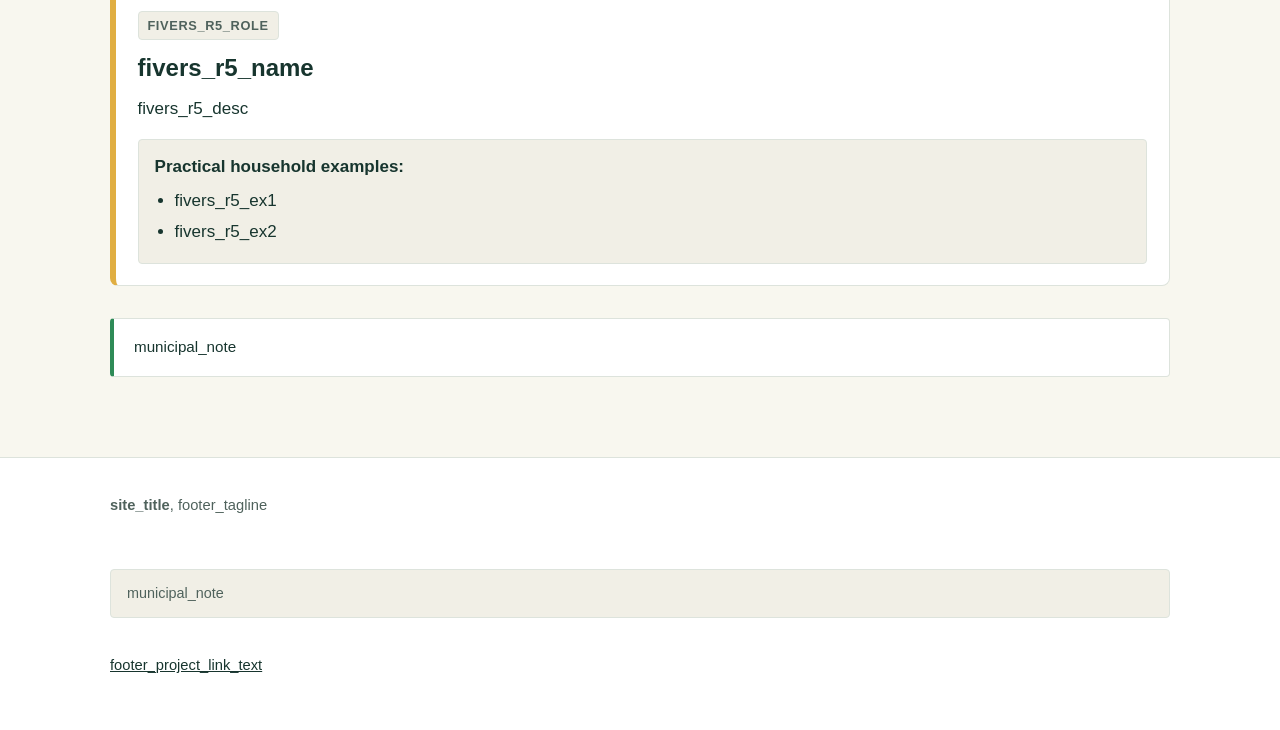
<file: five-rs.html>
<!DOCTYPE html>
<html lang="en">
<head>
  <meta charset="UTF-8">
  <meta name="viewport" content="width=device-width, initial-scale=1.0">
  <title>CleanEarth - The 5 R's Hierarchy</title>
  <script>
    (function() {
      try {
        var savedTheme = localStorage.getItem('cleanearth_theme');
        if (savedTheme === 'dark' || savedTheme === 'light') {
          document.documentElement.setAttribute('data-theme', savedTheme);
        } else if (window.matchMedia && window.matchMedia('(prefers-color-scheme: dark)').matches) {
          document.documentElement.setAttribute('data-theme', 'dark');
        } else {
          document.documentElement.setAttribute('data-theme', 'light');
        }
        var savedLang = localStorage.getItem('cleanearth_lang');
        if (savedLang === 'te' || savedLang === 'en') {
          document.documentElement.setAttribute('lang', savedLang);
        }
      } catch (e) {}
    })();
  </script>
  <link rel="preconnect" href="https://fonts.googleapis.com">
  <link rel="preconnect" href="https://fonts.gstatic.com" crossorigin>
  <link href="https://fonts.googleapis.com/css2?family=Noto+Sans+Telugu:wght@400;600;700&display=swap" rel="stylesheet">
  <link rel="stylesheet" href="css/style.css">
  <style>
    .ladder-card {
      margin-bottom: 1.5rem;
      border-left-width: 6px;
    }
    .ladder-card.r1 { border-left-color: #2E8B57; }
    .ladder-card.r2 { border-left-color: #3CB371; }
    .ladder-card.r3 { border-left-color: #3A6FB0; }
    .ladder-card.r4 { border-left-color: #7B5EA7; }
    .ladder-card.r5 { border-left-color: #E0AE42; }
    .priority-badge {
      display: inline-block;
      font-size: 0.8rem;
      text-transform: uppercase;
      letter-spacing: 0.05em;
      font-weight: 700;
      padding: 0.2rem 0.55rem;
      border-radius: var(--radius-sm);
      margin-bottom: 0.5rem;
      background: var(--surface-alt);
      border: 1px solid var(--border);
      color: var(--text-muted);
    }
    .examples-box {
      margin-top: 1rem;
      padding: 0.85rem 1rem;
      background: var(--surface-alt);
      border-radius: var(--radius-sm);
      border: 1px solid var(--border);
    }
    .examples-box ul {
      margin-left: 1.25rem;
      margin-top: 0.4rem;
      margin-bottom: 0;
    }
    .examples-box li {
      margin-bottom: 0.25rem;
    }
  </style>
</head>
<body>
  <div id="header-placeholder"></div>

  <main id="main-content">
    <div class="container">
      <h1 data-i18n="fivers_title">The 5 R's Priority Ladder</h1>
      <p class="lead-text" data-i18n="fivers_lead">Waste management begins long before reaching the bin. Follow this priority ladder to reduce household waste at source.</p>

      <!-- 1. Refuse -->
      <article class="card ladder-card r1">
        <span class="priority-badge" data-i18n="fivers_r1_role">First Priority</span>
        <h2 data-i18n="fivers_r1_name" style="margin-top: 0.25rem;">1. Refuse (నిరాకరించండి)</h2>
        <p data-i18n="fivers_r1_desc">Say no to unnecessary single-use items, unneeded packaging, and disposable plastic before they enter your home.</p>
        <div class="examples-box">
          <strong>Practical household examples:</strong>
          <ul>
            <li data-i18n="fivers_r1_ex1">Politely decline single-use plastic carry bags when shopping; carry your own durable cloth bag.</li>
            <li data-i18n="fivers_r1_ex2">Refuse single-use plastic cutlery and straws when ordering takeaway meals.</li>
          </ul>
        </div>
      </article>

      <!-- 2. Reduce -->
      <article class="card ladder-card r2">
        <span class="priority-badge" data-i18n="fivers_r2_role">Second Priority</span>
        <h2 data-i18n="fivers_r2_name" style="margin-top: 0.25rem;">2. Reduce (తగ్గించండి)</h2>
        <p data-i18n="fivers_r2_desc">Lower the total amount of waste generated by purchasing only what you consume and opting for minimal packaging.</p>
        <div class="examples-box">
          <strong>Practical household examples:</strong>
          <ul>
            <li data-i18n="fivers_r2_ex1">Buy dry groceries, grains, and pulses in bulk rather than multiple small plastic packets.</li>
            <li data-i18n="fivers_r2_ex2">Cook planned portions to prevent perishable food waste in the kitchen.</li>
          </ul>
        </div>
      </article>

      <!-- 3. Reuse -->
      <article class="card ladder-card r3">
        <span class="priority-badge" data-i18n="fivers_r3_role">Third Priority</span>
        <h2 data-i18n="fivers_r3_name" style="margin-top: 0.25rem;">3. Reuse (తిరిగి వాడండి)</h2>
        <p data-i18n="fivers_r3_desc">Use items multiple times in their original form instead of discarding them after a single use.</p>
        <div class="examples-box">
          <strong>Practical household examples:</strong>
          <ul>
            <li data-i18n="fivers_r3_ex1">Wash and reuse sturdy glass jars and plastic tubs for kitchen pantry storage.</li>
            <li data-i18n="fivers_r3_ex2">Use worn cotton clothes and old bedsheets as household cleaning rags instead of disposable wipes.</li>
          </ul>
        </div>
      </article>

      <!-- 4. Repurpose -->
      <article class="card ladder-card r4">
        <span class="priority-badge" data-i18n="fivers_r4_role">Fourth Priority</span>
        <h2 data-i18n="fivers_r4_name" style="margin-top: 0.25rem;">4. Repurpose (కొత్త ప్రయోజనానికి వాడండి)</h2>
        <p data-i18n="fivers_r4_desc">Find a new, creative function for an old object instead of throwing it into the waste stream.</p>
        <div class="examples-box">
          <strong>Practical household examples:</strong>
          <ul>
            <li data-i18n="fivers_r4_ex1">Convert empty coconut shells, large tins, or plastic paint buckets into balcony plant pots.</li>
            <li data-i18n="fivers_r4_ex2">Cut cardboard delivery cartons into drawer dividers or school craft organizers.</li>
          </ul>
        </div>
      </article>

      <!-- 5. Recycle -->
      <article class="card ladder-card r5">
        <span class="priority-badge" data-i18n="fivers_r5_role">Fifth Priority</span>
        <h2 data-i18n="fivers_r5_name" style="margin-top: 0.25rem;">5. Recycle (రీసైకిల్)</h2>
        <p data-i18n="fivers_r5_desc">Send clean, segregated recyclable materials to processing facilities so materials can be remanufactured.</p>
        <div class="examples-box">
          <strong>Practical household examples:</strong>
          <ul>
            <li data-i18n="fivers_r5_ex1">Bundle clean, dry newspapers, cardboard, and textbooks for local paper recyclers.</li>
            <li data-i18n="fivers_r5_ex2">Rinse metal cans and PET beverage bottles before putting them into the dry waste bin.</li>
          </ul>
        </div>
      </article>

      <div class="callout" style="margin-top: 2rem;">
        <p data-i18n="municipal_note">Residents should also check local municipal instructions.</p>
      </div>
    </div>
  </main>

  <div id="footer-placeholder"></div>

  <script src="js/i18n.js"></script>
  <script src="js/data.js"></script>
  <script src="js/main.js"></script>
</body>
</html>
</file>
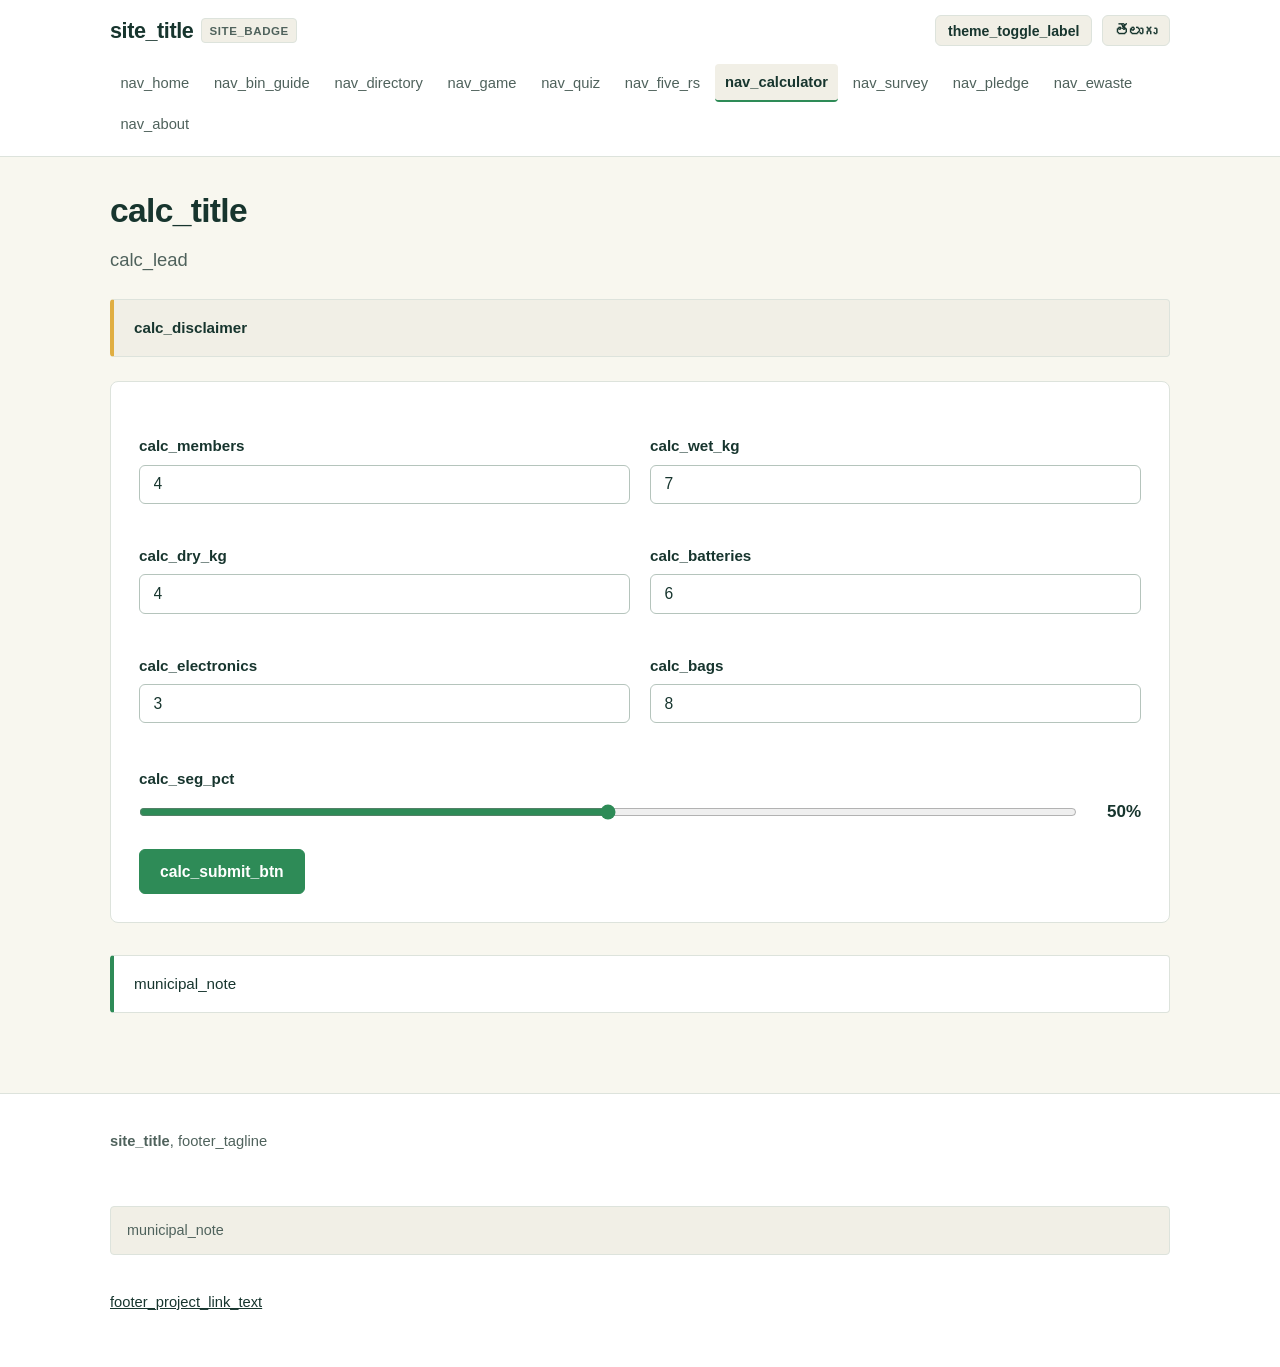
<file: footprint-calculator.html>
<!DOCTYPE html>
<html lang="en">
<head>
  <meta charset="UTF-8">
  <meta name="viewport" content="width=device-width, initial-scale=1.0">
  <title>CleanEarth - Household Waste Footprint Calculator</title>
  <script>
    (function() {
      try {
        var savedTheme = localStorage.getItem('cleanearth_theme');
        if (savedTheme === 'dark' || savedTheme === 'light') {
          document.documentElement.setAttribute('data-theme', savedTheme);
        } else if (window.matchMedia && window.matchMedia('(prefers-color-scheme: dark)').matches) {
          document.documentElement.setAttribute('data-theme', 'dark');
        } else {
          document.documentElement.setAttribute('data-theme', 'light');
        }
        var savedLang = localStorage.getItem('cleanearth_lang');
        if (savedLang === 'te' || savedLang === 'en') {
          document.documentElement.setAttribute('lang', savedLang);
        }
      } catch (e) {}
    })();
  </script>
  <link rel="preconnect" href="https://fonts.googleapis.com">
  <link rel="preconnect" href="https://fonts.gstatic.com" crossorigin>
  <link href="https://fonts.googleapis.com/css2?family=Noto+Sans+Telugu:wght@400;600;700&display=swap" rel="stylesheet">
  <link rel="stylesheet" href="css/style.css">
  <style>
    .calc-card {
      background: var(--surface);
      border: 1px solid var(--border);
      border-radius: var(--radius-card);
      padding: 1.75rem;
      margin-top: 1.5rem;
    }
    .slider-container {
      display: flex;
      align-items: center;
      gap: 1rem;
    }
    .slider-val-badge {
      font-weight: 700;
      min-width: 48px;
      text-align: right;
    }
    .breakdown-bar {
      display: flex;
      height: 28px;
      width: 100%;
      border-radius: var(--radius-sm);
      overflow: hidden;
      margin: 1.25rem 0;
      border: 1px solid var(--border);
    }
    .breakdown-segment {
      height: 100%;
      transition: width 150ms ease;
    }
    .seg-wet { background-color: var(--bin-wet); }
    .seg-dry { background-color: var(--bin-dry); }
    .seg-haz { background-color: var(--bin-hazardous); }
    .seg-ewaste { background-color: var(--bin-ewaste); }
    .breakdown-legend {
      display: flex;
      flex-wrap: wrap;
      gap: 1.25rem;
      margin-top: 0.75rem;
      font-size: 0.9rem;
    }
    .legend-item {
      display: flex;
      align-items: center;
      gap: 0.4rem;
    }
    .legend-box {
      width: 14px;
      height: 14px;
      border-radius: 2px;
    }
    .result-box {
      background: var(--surface-alt);
      border: 1px solid var(--border);
      border-radius: var(--radius-card);
      padding: 1.5rem;
      margin-top: 2rem;
      display: none;
    }
  </style>
</head>
<body>
  <div id="header-placeholder"></div>

  <main id="main-content">
    <div class="container">
      <h1 data-i18n="calc_title">Household Waste Footprint Calculator</h1>
      <p class="lead-text" data-i18n="calc_lead">Enter your household's weekly consumption and estimate your annual generation across waste streams.</p>

      <div class="callout callout-warning">
        <p><strong data-i18n="calc_disclaimer">This is an estimate based on assumed placeholder factors, not a direct environmental measurement.</strong></p>
      </div>

      <div class="calc-card">
        <form id="calc-form" novalidate>
          <div class="grid-2">
            <!-- Members -->
            <div class="form-group">
              <label for="members" data-i18n="calc_members">Members in household</label>
              <input type="number" id="members" min="1" max="25" value="4" required>
              <div id="err-members" class="form-error"></div>
            </div>

            <!-- Wet waste per week -->
            <div class="form-group">
              <label for="wet-kg" data-i18n="calc_wet_kg">Kilograms of wet waste per week</label>
              <input type="number" id="wet-kg" min="0" max="150" step="0.5" value="7" required>
              <div id="err-wet" class="form-error"></div>
            </div>

            <!-- Dry waste per week -->
            <div class="form-group">
              <label for="dry-kg" data-i18n="calc_dry_kg">Kilograms of dry waste per week</label>
              <input type="number" id="dry-kg" min="0" max="150" step="0.5" value="4" required>
              <div id="err-dry" class="form-error"></div>
            </div>

            <!-- Batteries per year -->
            <div class="form-group">
              <label for="batteries" data-i18n="calc_batteries">Number of batteries discarded per year</label>
              <input type="number" id="batteries" min="0" max="100" value="6" required>
              <div id="err-batteries" class="form-error"></div>
            </div>

            <!-- Electronic items per year -->
            <div class="form-group">
              <label for="electronics" data-i18n="calc_electronics">Electronic items discarded per year (cables, phones, etc.)</label>
              <input type="number" id="electronics" min="0" max="50" value="3" required>
              <div id="err-electronics" class="form-error"></div>
            </div>

            <!-- Plastic bags per week -->
            <div class="form-group">
              <label for="bags" data-i18n="calc_bags">Plastic carry bags used per week</label>
              <input type="number" id="bags" min="0" max="100" value="8" required>
              <div id="err-bags" class="form-error"></div>
            </div>
          </div>

          <!-- Segregation percentage slider -->
          <div class="form-group" style="margin-top: 1rem;">
            <label for="seg-pct" data-i18n="calc_seg_pct">Percentage of household waste currently segregated (0 to 100%)</label>
            <div class="slider-container">
              <input type="range" id="seg-pct" min="0" max="100" value="50">
              <span id="slider-val" class="slider-val-badge">50%</span>
            </div>
          </div>

          <div style="margin-top: 1.5rem;">
            <button type="submit" class="btn btn-primary" data-i18n="calc_submit_btn">Calculate Annual Estimate</button>
          </div>
        </form>

        <!-- Calculation Results -->
        <div id="results-box" class="result-box">
          <h2 data-i18n="calc_results_heading">Estimated Annual Household Generation</h2>
          <p class="lead-text" style="margin-bottom: 0.5rem;">
            <span data-i18n="calc_total_waste">Total Estimated Waste:</span> <strong id="res-total-kg">0</strong> kg / year
          </p>
          <div class="grid-2" style="margin-top: 0.5rem; margin-bottom: 1.25rem;">
            <div>
              <span data-i18n="calc_segregated_amount">Estimated Segregated Waste:</span>
              <strong id="res-seg-kg" style="color:var(--bin-wet);">0</strong> kg
            </div>
            <div>
              <span data-i18n="calc_unsegregated_amount">Estimated Mixed / Unsegregated:</span>
              <strong id="res-unseg-kg" style="color:var(--bin-hazardous);">0</strong> kg
            </div>
          </div>

          <h3 data-i18n="calc_breakdown_heading">Annual Breakdown</h3>
          <!-- Plain DIV breakdown bar -->
          <div class="breakdown-bar" role="img" aria-label="Visual breakdown of waste categories">
            <div id="bar-wet" class="breakdown-segment seg-wet" title="Wet Waste" style="width: 50%;"></div>
            <div id="bar-dry" class="breakdown-segment seg-dry" title="Dry Waste" style="width: 35%;"></div>
            <div id="bar-haz" class="breakdown-segment seg-haz" title="Hazardous Waste" style="width: 5%;"></div>
            <div id="bar-ewaste" class="breakdown-segment seg-ewaste" title="E-Waste" style="width: 10%;"></div>
          </div>

          <!-- Breakdown Legend -->
          <div class="breakdown-legend">
            <div class="legend-item">
              <span class="legend-box seg-wet"></span>
              <span><span data-i18n="bin_wet">Wet Waste</span>: <strong id="val-wet-kg">0</strong> kg</span>
            </div>
            <div class="legend-item">
              <span class="legend-box seg-dry"></span>
              <span><span data-i18n="bin_dry">Dry Waste</span>: <strong id="val-dry-kg">0</strong> kg</span>
            </div>
            <div class="legend-item">
              <span class="legend-box seg-haz"></span>
              <span><span data-i18n="bin_hazardous">Hazardous Waste</span>: <strong id="val-haz-kg">0</strong> kg</span>
            </div>
            <div class="legend-item">
              <span class="legend-box seg-ewaste"></span>
              <span><span data-i18n="bin_ewaste">E-Waste</span>: <strong id="val-ewaste-kg">0</strong> kg</span>
            </div>
          </div>

          <!-- Suggested Action from 5 R's -->
          <div class="callout" style="margin-top: 1.5rem; margin-bottom: 0;">
            <p><strong data-i18n="calc_suggested_action">Suggested action based on your inputs:</strong></p>
            <p id="calc-suggested-text" style="margin-bottom:0;"></p>
          </div>
        </div>
      </div>

      <div class="callout" style="margin-top: 2rem;">
        <p data-i18n="municipal_note">Residents should also check local municipal instructions.</p>
      </div>
    </div>
  </main>

  <div id="footer-placeholder"></div>

  <script src="js/i18n.js"></script>
  <script src="js/data.js"></script>
  <script src="js/main.js"></script>
  <script src="js/footprint-calculator.js"></script>
</body>
</html>
</file>
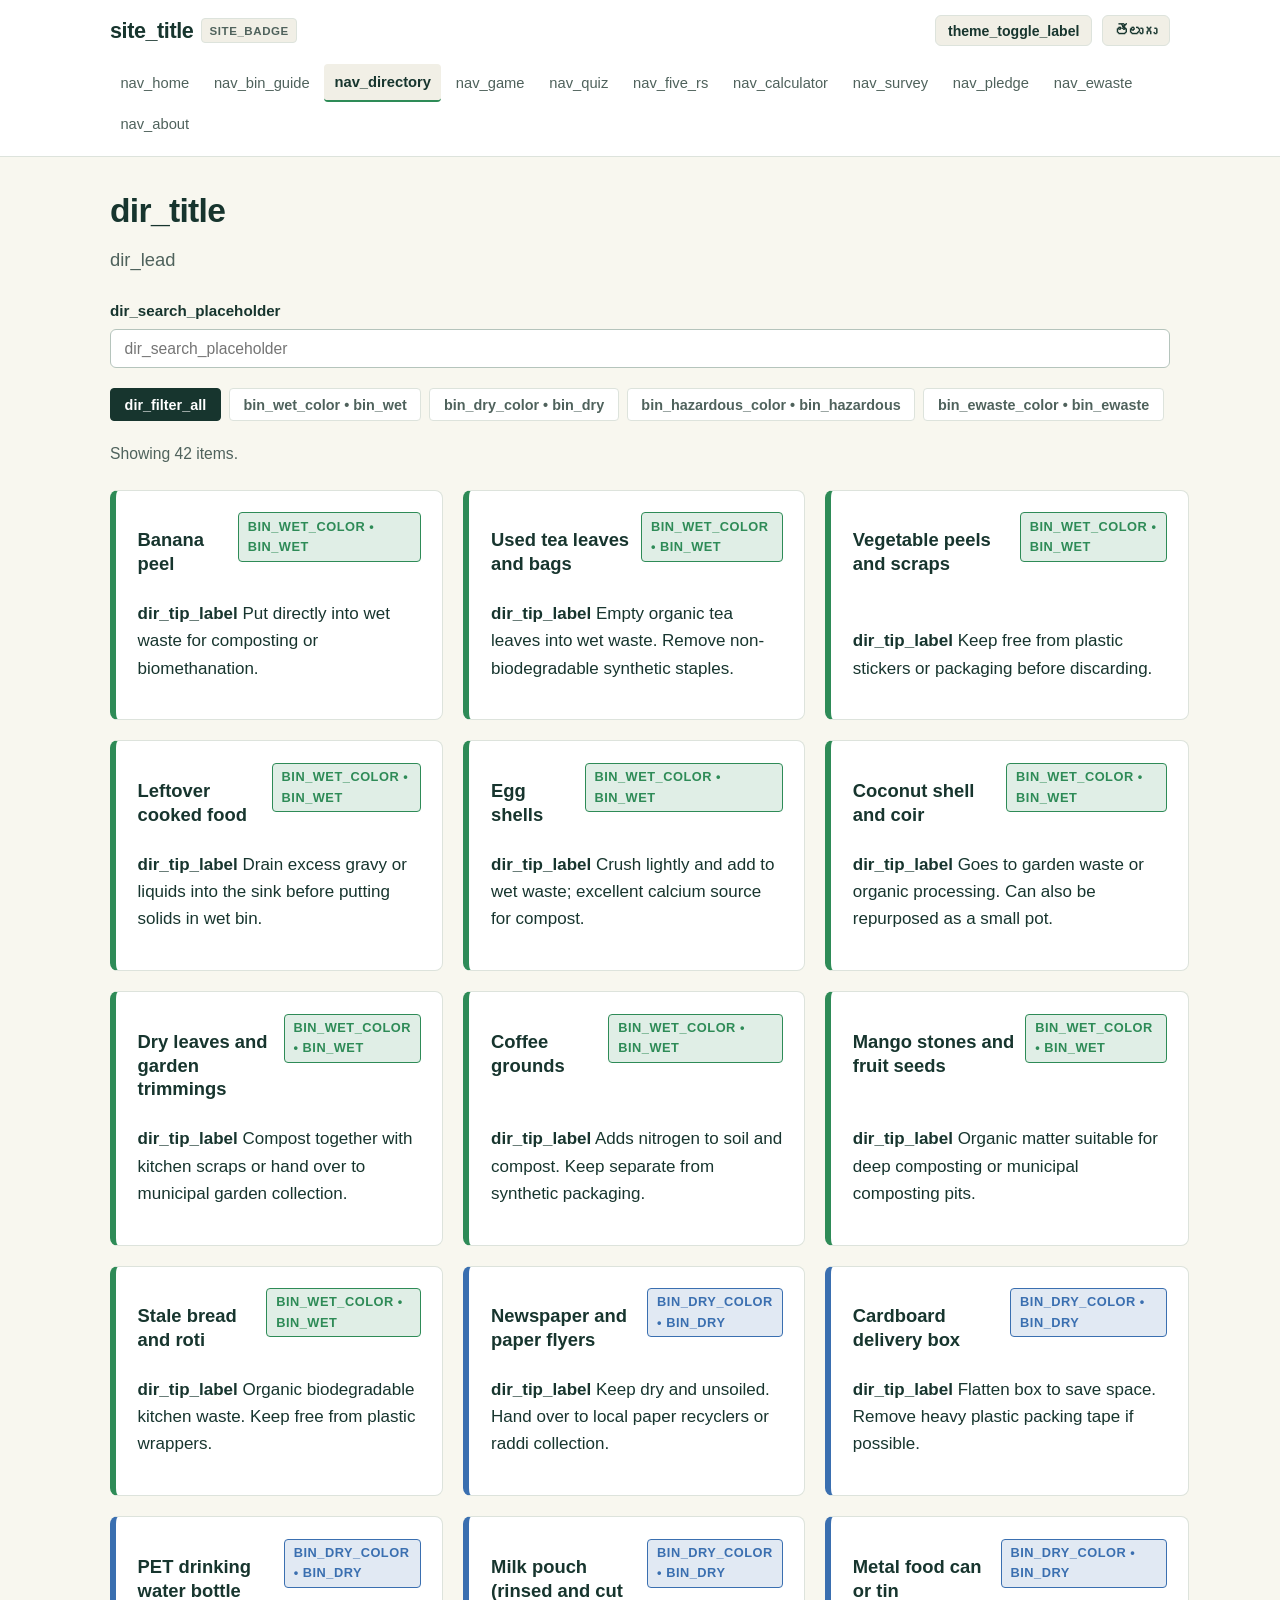
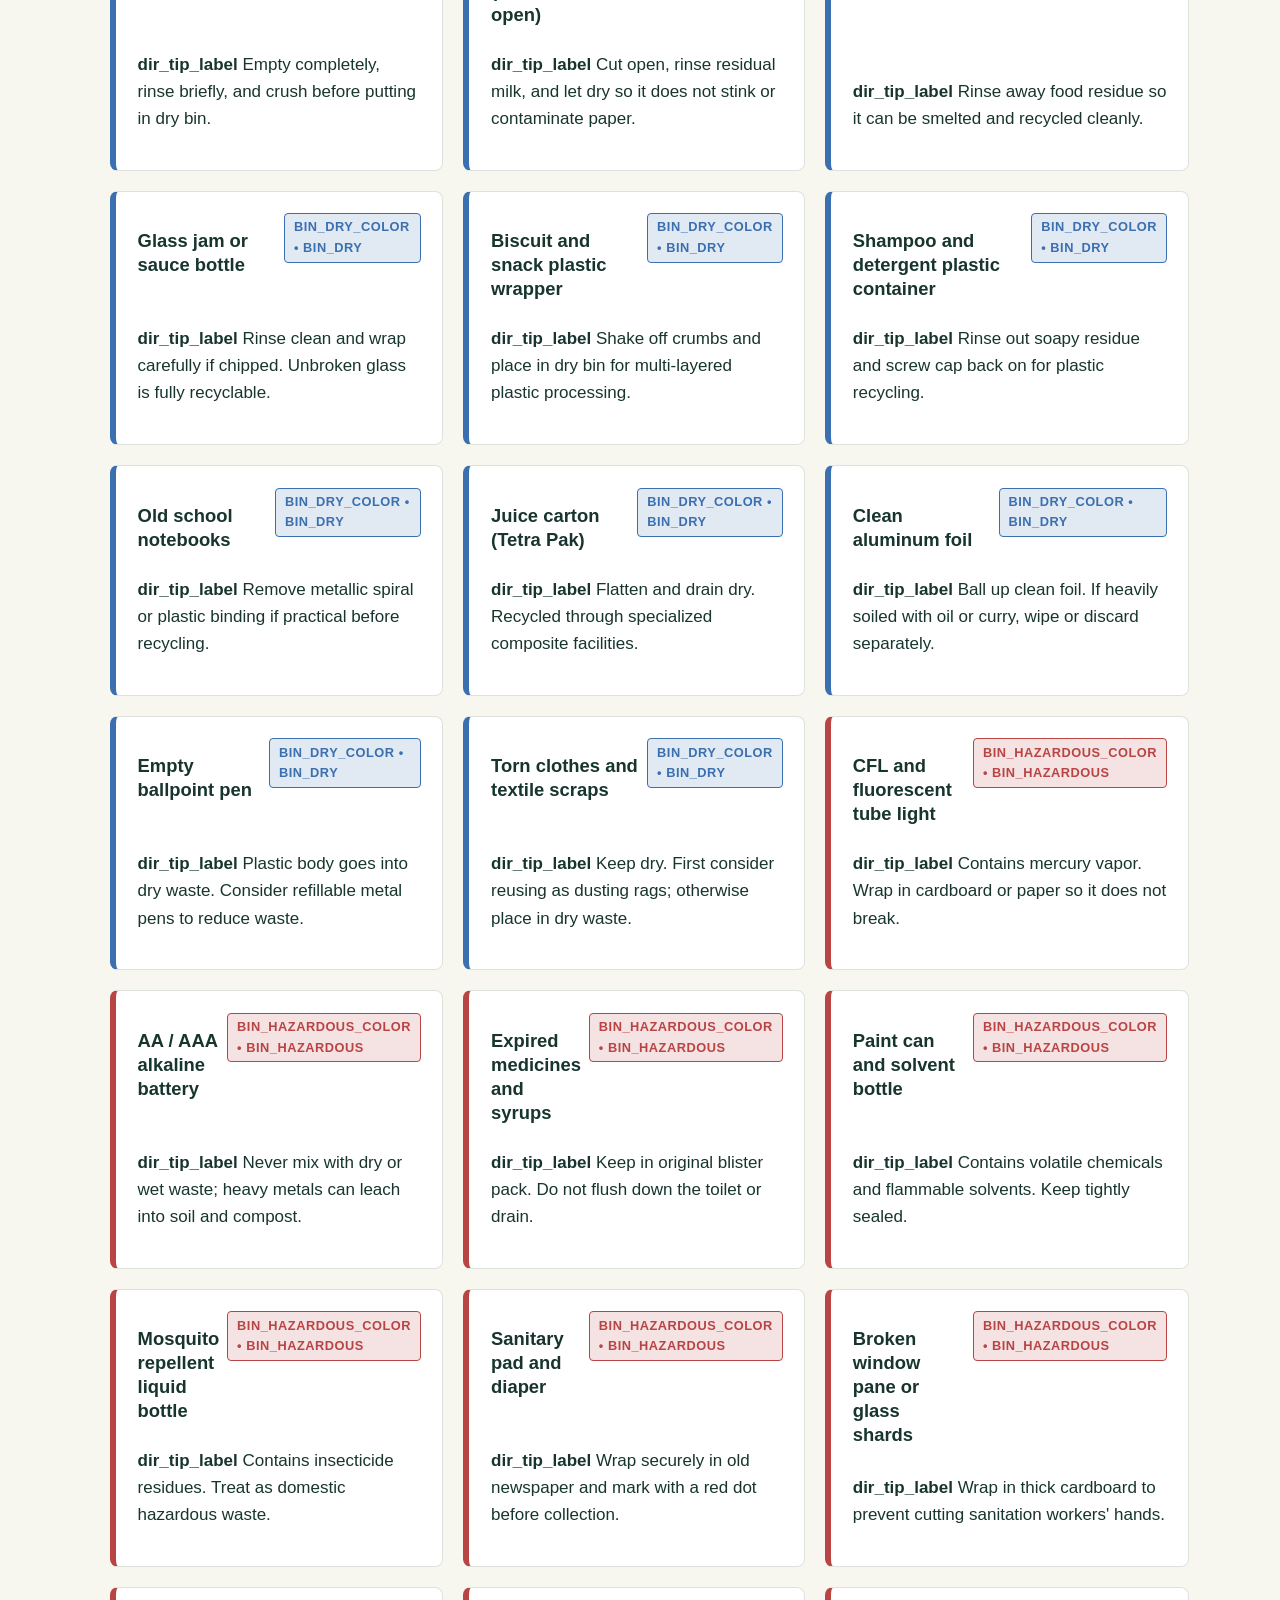
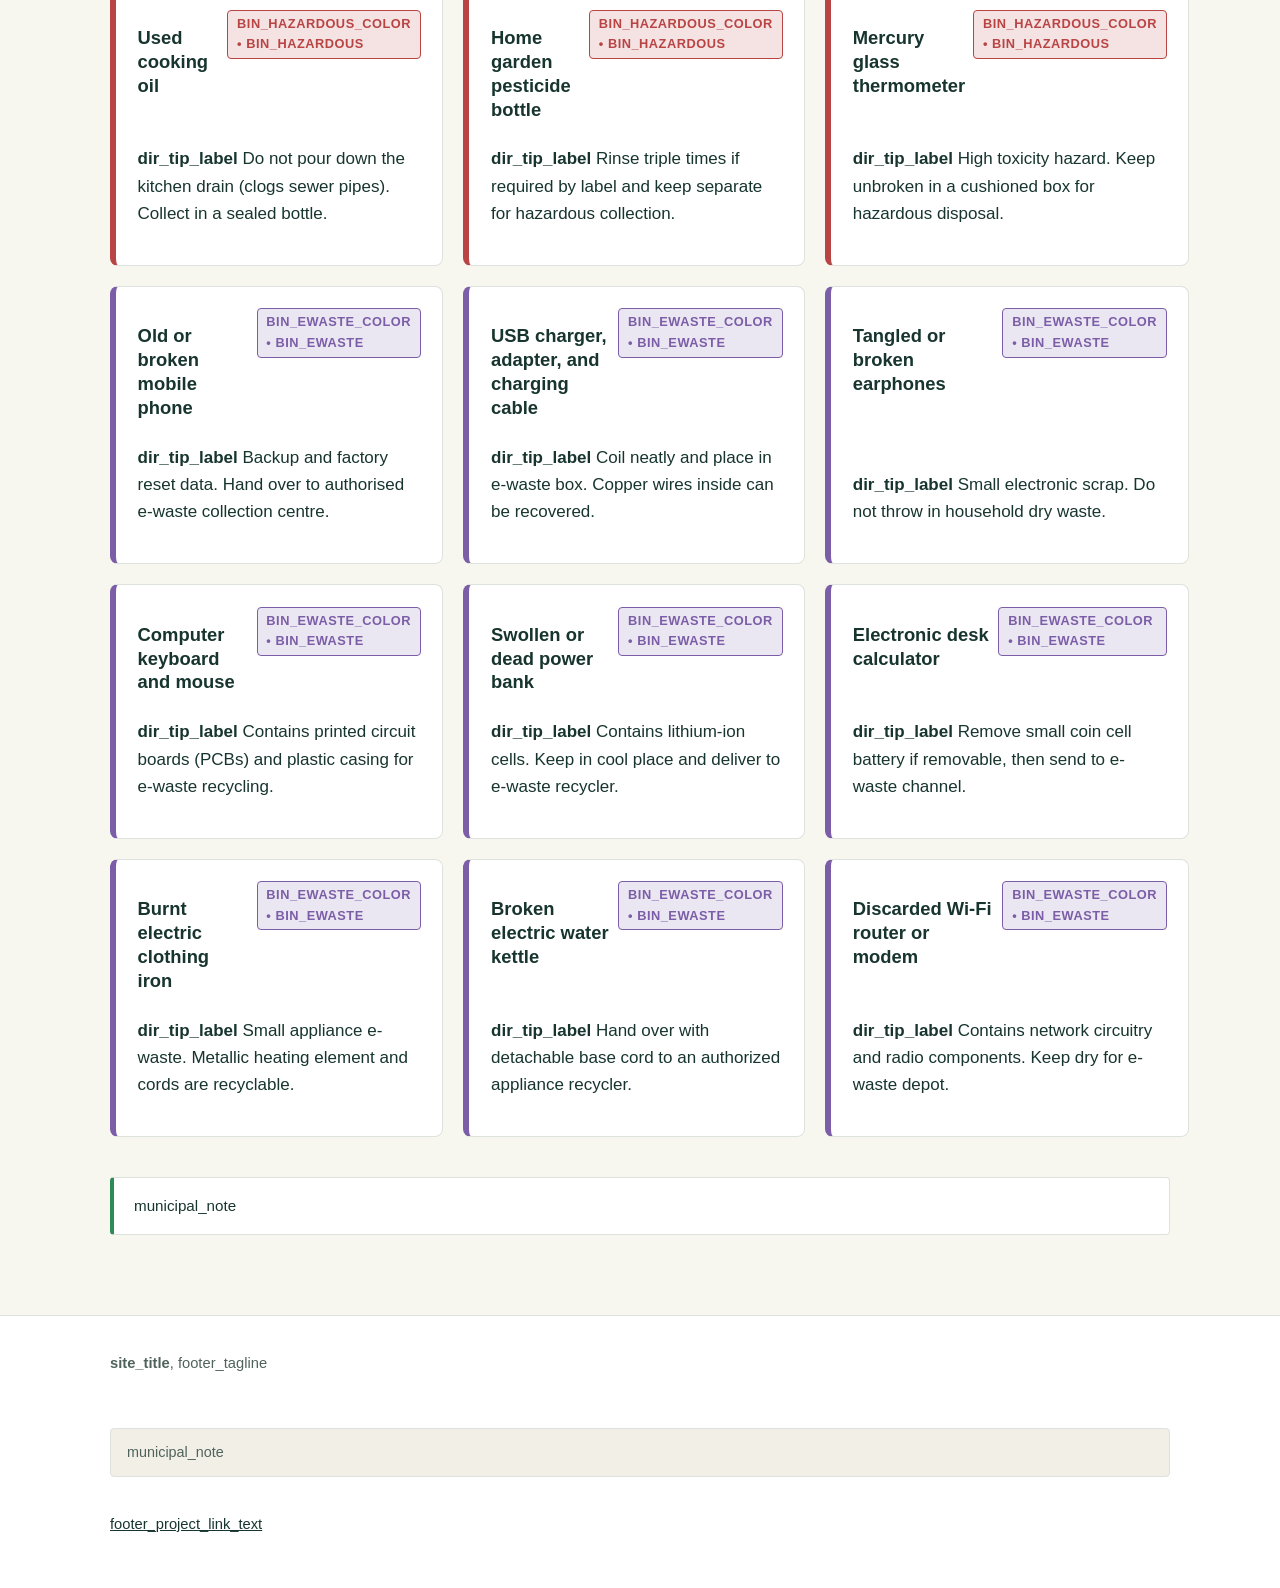
<file: item-directory.html>
<!DOCTYPE html>
<html lang="en">
<head>
  <meta charset="UTF-8">
  <meta name="viewport" content="width=device-width, initial-scale=1.0">
  <title>CleanEarth - Household Item Directory</title>
  <script>
    (function() {
      try {
        var savedTheme = localStorage.getItem('cleanearth_theme');
        if (savedTheme === 'dark' || savedTheme === 'light') {
          document.documentElement.setAttribute('data-theme', savedTheme);
        } else if (window.matchMedia && window.matchMedia('(prefers-color-scheme: dark)').matches) {
          document.documentElement.setAttribute('data-theme', 'dark');
        } else {
          document.documentElement.setAttribute('data-theme', 'light');
        }
        var savedLang = localStorage.getItem('cleanearth_lang');
        if (savedLang === 'te' || savedLang === 'en') {
          document.documentElement.setAttribute('lang', savedLang);
        }
      } catch (e) {}
    })();
  </script>
  <link rel="preconnect" href="https://fonts.googleapis.com">
  <link rel="preconnect" href="https://fonts.gstatic.com" crossorigin>
  <link href="https://fonts.googleapis.com/css2?family=Noto+Sans+Telugu:wght@400;600;700&display=swap" rel="stylesheet">
  <link rel="stylesheet" href="css/style.css">
  <style>
    .search-container {
      margin: 1.5rem 0 1rem 0;
    }
    .directory-results {
      margin-top: 1.5rem;
    }
    .item-card {
      border-left-width: 6px;
      display: flex;
      flex-direction: column;
      justify-content: space-between;
    }
    .item-card.bin-wet { border-left-color: var(--bin-wet); }
    .item-card.bin-dry { border-left-color: var(--bin-dry); }
    .item-card.bin-hazardous { border-left-color: var(--bin-hazardous); }
    .item-card.bin-ewaste { border-left-color: var(--bin-ewaste); }
    .item-header {
      display: flex;
      justify-content: space-between;
      align-items: flex-start;
      margin-bottom: 0.75rem;
      gap: 0.5rem;
    }
    .item-name {
      font-size: 1.15rem;
      font-weight: 700;
      color: var(--text);
    }
    .empty-state {
      padding: 2.5rem 1.5rem;
      text-align: center;
      background: var(--surface);
      border: 1px dashed var(--border-strong);
      border-radius: var(--radius-card);
      margin-top: 1.5rem;
    }
  </style>
</head>
<body>
  <div id="header-placeholder"></div>

  <main id="main-content">
    <div class="container">
      <h1 data-i18n="dir_title">Household Item Directory</h1>
      <p class="lead-text" data-i18n="dir_lead">Find the recommended disposal bin and handling tip for everyday household items.</p>

      <div class="search-container">
        <label for="item-search" class="visually-hidden" data-i18n="dir_search_placeholder">Search item...</label>
        <input type="text" id="item-search" data-i18n-placeholder="dir_search_placeholder" placeholder="Search item (e.g., banana peel, battery, newspaper)..." autocomplete="off">
      </div>

      <!-- Filter Buttons -->
      <div class="filter-bar" role="toolbar" aria-label="Filter items by waste stream">
        <button class="filter-btn active" data-filter="all" data-i18n="dir_filter_all">All Items</button>
        <button class="filter-btn" data-filter="wet"><span data-i18n="bin_wet_color">Green</span> &bull; <span data-i18n="bin_wet">Wet Waste</span></button>
        <button class="filter-btn" data-filter="dry"><span data-i18n="bin_dry_color">Blue</span> &bull; <span data-i18n="bin_dry">Dry Waste</span></button>
        <button class="filter-btn" data-filter="hazardous"><span data-i18n="bin_hazardous_color">Red</span> &bull; <span data-i18n="bin_hazardous">Hazardous Waste</span></button>
        <button class="filter-btn" data-filter="ewaste"><span data-i18n="bin_ewaste_color">Purple</span> &bull; <span data-i18n="bin_ewaste">E-Waste</span></button>
      </div>

      <!-- Live Results Count -->
      <div id="result-status" class="sub-lead" aria-live="polite"></div>

      <!-- Cards Grid -->
      <div id="directory-list" class="grid-3 directory-results"></div>

      <!-- Empty State -->
      <div id="empty-state" class="empty-state" style="display: none;">
        <h3 data-i18n="dir_not_found">Item not found in this directory.</h3>
        <p data-i18n="dir_not_found_tip">Please check your local municipal instructions or search with a different keyword.</p>
      </div>

      <div class="callout" style="margin-top: 2.5rem;">
        <p data-i18n="municipal_note">Residents should also check local municipal instructions.</p>
      </div>
    </div>
  </main>

  <div id="footer-placeholder"></div>

  <script src="js/i18n.js"></script>
  <script src="js/data.js"></script>
  <script src="js/main.js"></script>
  <script src="js/item-directory.js"></script>
</body>
</html>
</file>
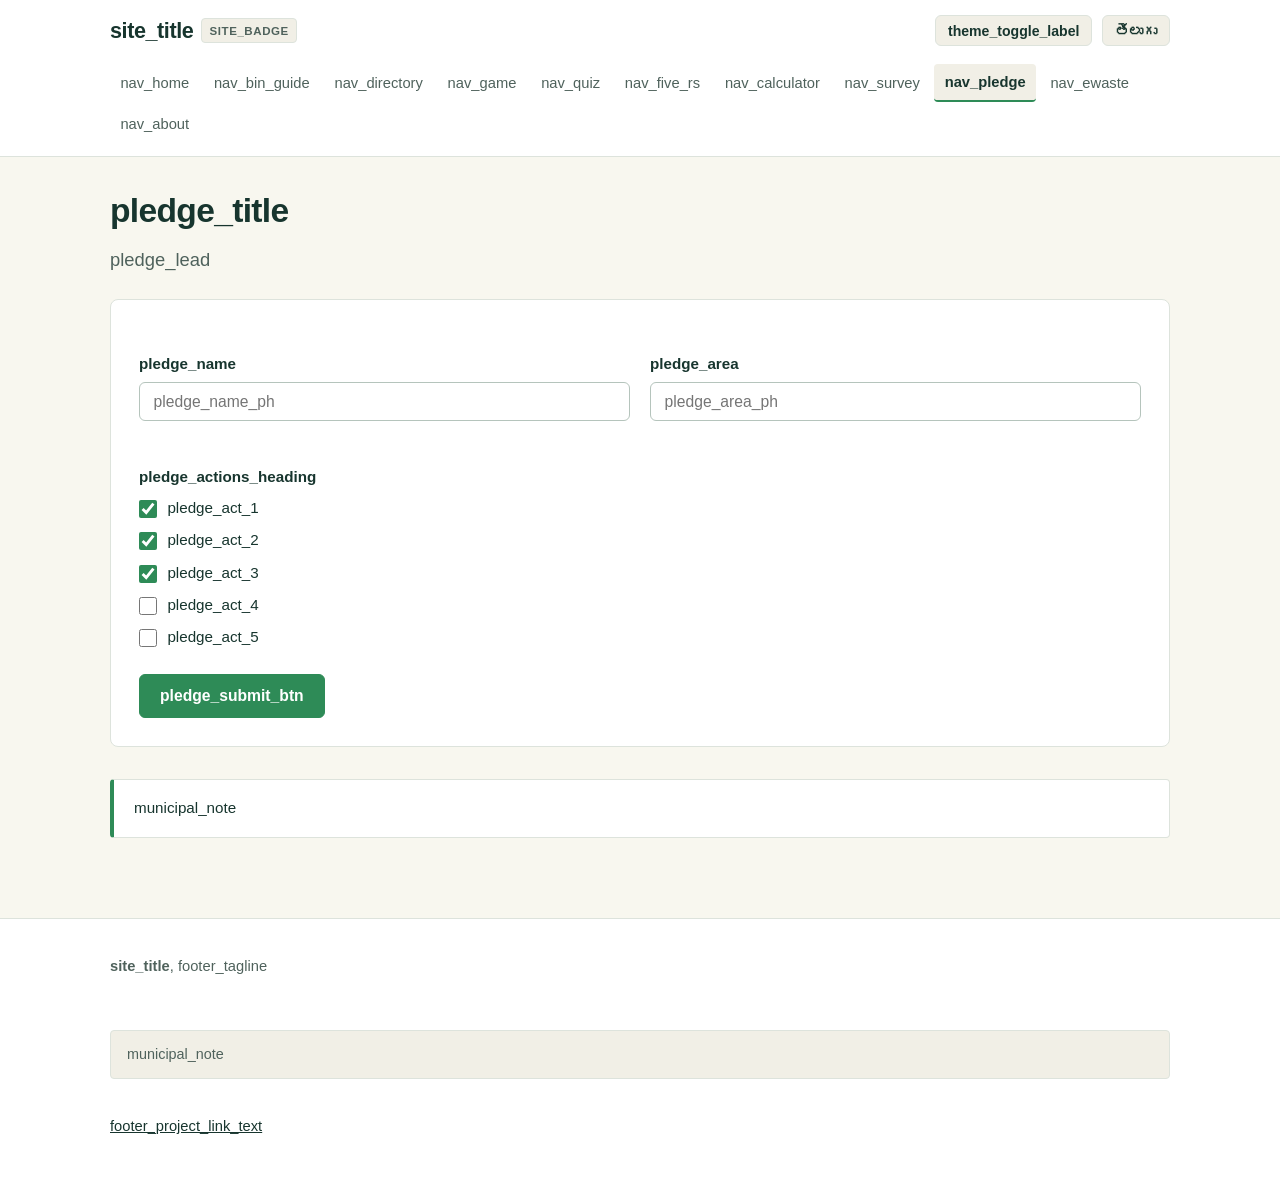
<file: pledge.html>
<!DOCTYPE html>
<html lang="en">
<head>
  <meta charset="UTF-8">
  <meta name="viewport" content="width=device-width, initial-scale=1.0">
  <title>CleanEarth - Household Waste Segregation Pledge</title>
  <script>
    (function() {
      try {
        var savedTheme = localStorage.getItem('cleanearth_theme');
        if (savedTheme === 'dark' || savedTheme === 'light') {
          document.documentElement.setAttribute('data-theme', savedTheme);
        } else if (window.matchMedia && window.matchMedia('(prefers-color-scheme: dark)').matches) {
          document.documentElement.setAttribute('data-theme', 'dark');
        } else {
          document.documentElement.setAttribute('data-theme', 'light');
        }
        var savedLang = localStorage.getItem('cleanearth_lang');
        if (savedLang === 'te' || savedLang === 'en') {
          document.documentElement.setAttribute('lang', savedLang);
        }
      } catch (e) {}
    })();
  </script>
  <link rel="preconnect" href="https://fonts.googleapis.com">
  <link rel="preconnect" href="https://fonts.gstatic.com" crossorigin>
  <link href="https://fonts.googleapis.com/css2?family=Noto+Sans+Telugu:wght@400;600;700&display=swap" rel="stylesheet">
  <link rel="stylesheet" href="css/style.css">
  <style>
    .pledge-form-card {
      background: var(--surface);
      border: 1px solid var(--border);
      border-radius: var(--radius-card);
      padding: 1.75rem;
      margin-top: 1.5rem;
    }
    /* Certificate design - Flat colours, 4-bin borders, NO gradients */
    .certificate-container {
      margin-top: 2.5rem;
      display: none;
    }
    .certificate-card {
      background: #FFFFFF;
      color: #17352E;
      border: 10px solid #DDE3DC;
      border-image: linear-gradient(to right, #2E8B57 25%, #3A6FB0 25%, #3A6FB0 50%, #B94444 50%, #B94444 75%, #7B5EA7 75%) 1; /* Fallback border */
      border: 6px solid #2E8B57; /* Solid flat border for strict no gradient rule */
      border-radius: 4px;
      padding: 2.5rem 2rem;
      text-align: center;
      box-sizing: border-box;
      position: relative;
    }
    .cert-inner-border {
      border: 2px solid #DDE3DC;
      padding: 2rem 1.5rem;
    }
    .cert-title {
      font-size: 2rem;
      font-weight: 700;
      color: #17352E;
      margin-bottom: 0.25rem;
      text-transform: uppercase;
      letter-spacing: 0.05em;
    }
    .cert-subtitle {
      font-size: 1.05rem;
      color: #4F625C;
      font-weight: 600;
      margin-bottom: 1.75rem;
    }
    .cert-recipient {
      font-size: 1.8rem;
      font-weight: 700;
      color: #2E8B57;
      text-decoration: underline;
      margin: 0.5rem 0;
    }
    .cert-actions-list {
      text-align: left;
      display: inline-block;
      max-width: 650px;
      margin: 1.5rem auto;
      padding-left: 1.25rem;
    }
    .cert-actions-list li {
      margin-bottom: 0.4rem;
      font-size: 0.95rem;
      color: #17352E;
    }
    .cert-meta {
      display: flex;
      justify-content: space-between;
      margin-top: 2rem;
      padding-top: 1.5rem;
      border-top: 1px solid #DDE3DC;
      font-size: 0.92rem;
      color: #4F625C;
    }

    /* Print stylesheet: Hides everything except the certificate */
    @media print {
      body * {
        visibility: hidden !important;
      }
      #certificate-wrapper, #certificate-wrapper * {
        visibility: visible !important;
      }
      #certificate-wrapper {
        position: absolute !important;
        left: 0 !important;
        top: 0 !important;
        width: 100% !important;
        margin: 0 !important;
        padding: 0 !important;
      }
      .cert-print-controls {
        display: none !important;
      }
      .certificate-card {
        border: 4px solid #17352E !important;
        box-shadow: none !important;
      }
    }
  </style>
</head>
<body>
  <div id="header-placeholder"></div>

  <main id="main-content">
    <div class="container">
      <h1 data-i18n="pledge_title">Household Waste Segregation Pledge</h1>
      <p class="lead-text" data-i18n="pledge_lead">Make a personal commitment to source waste segregation and print your certificate of participation.</p>

      <div class="pledge-form-card">
        <form id="pledge-form" novalidate>
          <div class="grid-2">
            <div class="form-group">
              <label for="pledge-name" data-i18n="pledge_name">Full Name</label>
              <input type="text" id="pledge-name" data-i18n-placeholder="pledge_name_ph" placeholder="Enter your name for the certificate" required>
              <div id="err-pledge-name" class="form-error"></div>
            </div>

            <div class="form-group">
              <label for="pledge-area" data-i18n="pledge_area">Area / Locality / Village</label>
              <input type="text" id="pledge-area" data-i18n-placeholder="pledge_area_ph" placeholder="Enter your area or city" required>
              <div id="err-pledge-area" class="form-error"></div>
            </div>
          </div>

          <div class="form-group" style="margin-top: 1rem;">
            <label data-i18n="pledge_actions_heading">Select the actions you commit to practise:</label>
            <div>
              <label class="checkbox-label">
                <input type="checkbox" name="pledge-action" value="act1" checked>
                <span data-i18n="pledge_act_1">Keep wet and dry waste separate in daily household routines.</span>
              </label>
              <label class="checkbox-label">
                <input type="checkbox" name="pledge-action" value="act2" checked>
                <span data-i18n="pledge_act_2">Never mix hazardous items (like chemicals and broken bulbs) with household waste.</span>
              </label>
              <label class="checkbox-label">
                <input type="checkbox" name="pledge-action" value="act3" checked>
                <span data-i18n="pledge_act_3">Hand over e-waste only to authorised collection points or recycling channels.</span>
              </label>
              <label class="checkbox-label">
                <input type="checkbox" name="pledge-action" value="act4">
                <span data-i18n="pledge_act_4">Carry a reusable cloth bag to refuse single-use plastic bags.</span>
              </label>
              <label class="checkbox-label">
                <input type="checkbox" name="pledge-action" value="act5">
                <span data-i18n="pledge_act_5">Compost kitchen food scraps or support local community composting.</span>
              </label>
            </div>
            <div id="err-pledge-actions" class="form-error"></div>
          </div>

          <div style="margin-top: 1.5rem;">
            <button type="submit" class="btn btn-primary" data-i18n="pledge_submit_btn">Generate My Pledge Certificate</button>
          </div>
        </form>
      </div>

      <!-- Rendered Certificate Area -->
      <section id="certificate-wrapper" class="certificate-container" aria-label="Commitment Certificate">
        <div class="certificate-card">
          <div class="cert-inner-border">
            <h2 class="cert-title" data-i18n="pledge_cert_title">Certificate of Commitment</h2>
            <p class="cert-subtitle" data-i18n="pledge_cert_subtitle">CleanEarth Community Service Project</p>

            <p data-i18n="pledge_cert_certifies">This certifies that</p>
            <div id="cert-name-display" class="cert-recipient">Resident Name</div>
            <p><span data-i18n="pledge_cert_residing">from</span> <strong id="cert-area-display">Area</strong></p>
            
            <p style="margin-top: 1rem;" data-i18n="pledge_cert_text">has taken the household pledge to practise waste segregation at source and actively support a cleaner community.</p>

            <div style="margin-top: 1.5rem; text-align: left;">
              <strong data-i18n="pledge_cert_actions_title">Actions Committed:</strong>
              <ul id="cert-actions-display" class="cert-actions-list"></ul>
            </div>

            <div class="cert-meta">
              <div>
                <span data-i18n="pledge_cert_date">Date of Commitment:</span> <strong id="cert-date-display">Date</strong>
              </div>
              <div>
                <strong>CleanEarth CSP</strong>
              </div>
            </div>
          </div>
        </div>

        <div class="cert-print-controls" style="margin-top: 1.5rem; text-align: center;">
          <button id="print-cert-btn" class="btn btn-secondary" type="button" data-i18n="pledge_print_btn">Print / Save as PDF</button>
        </div>
      </section>

      <div class="callout" style="margin-top: 2rem;">
        <p data-i18n="municipal_note">Residents should also check local municipal instructions.</p>
      </div>
    </div>
  </main>

  <div id="footer-placeholder"></div>

  <script src="js/i18n.js"></script>
  <script src="js/data.js"></script>
  <script src="js/main.js"></script>
  <script src="js/pledge.js"></script>
</body>
</html>
</file>
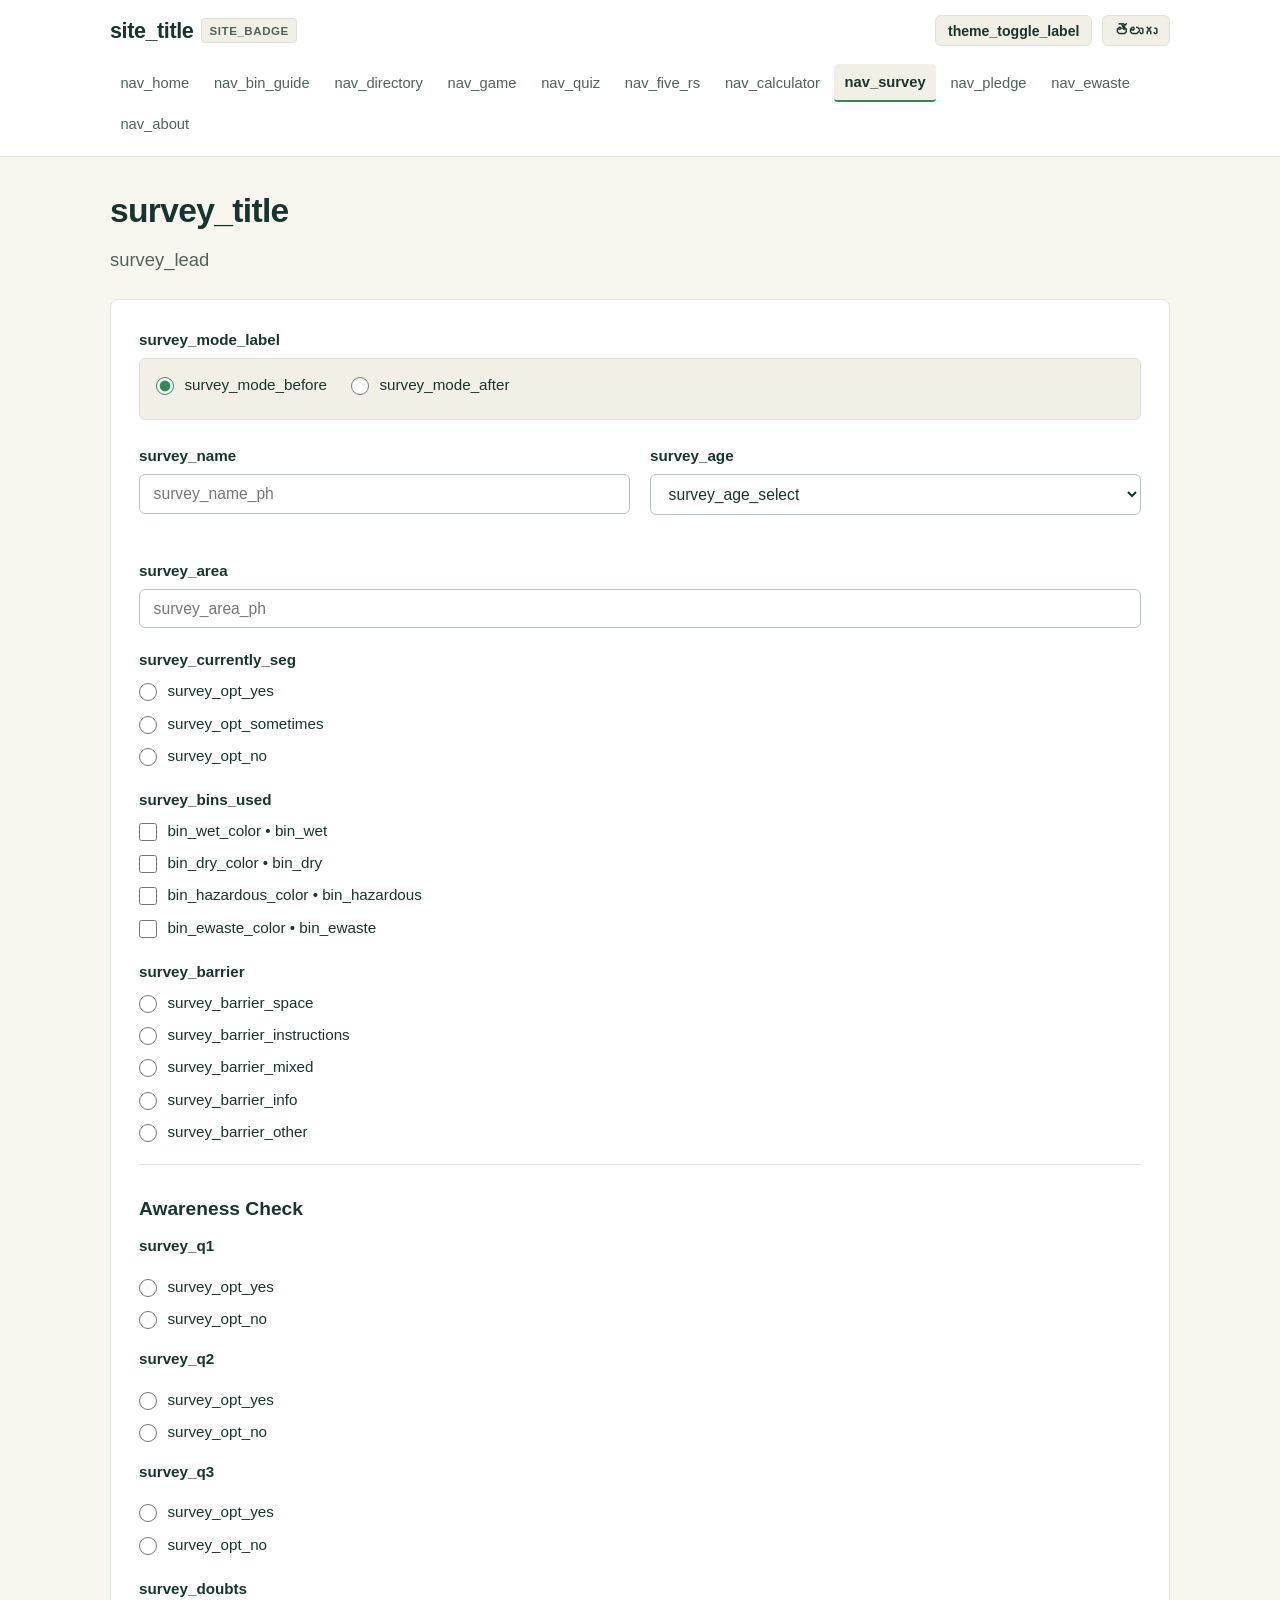
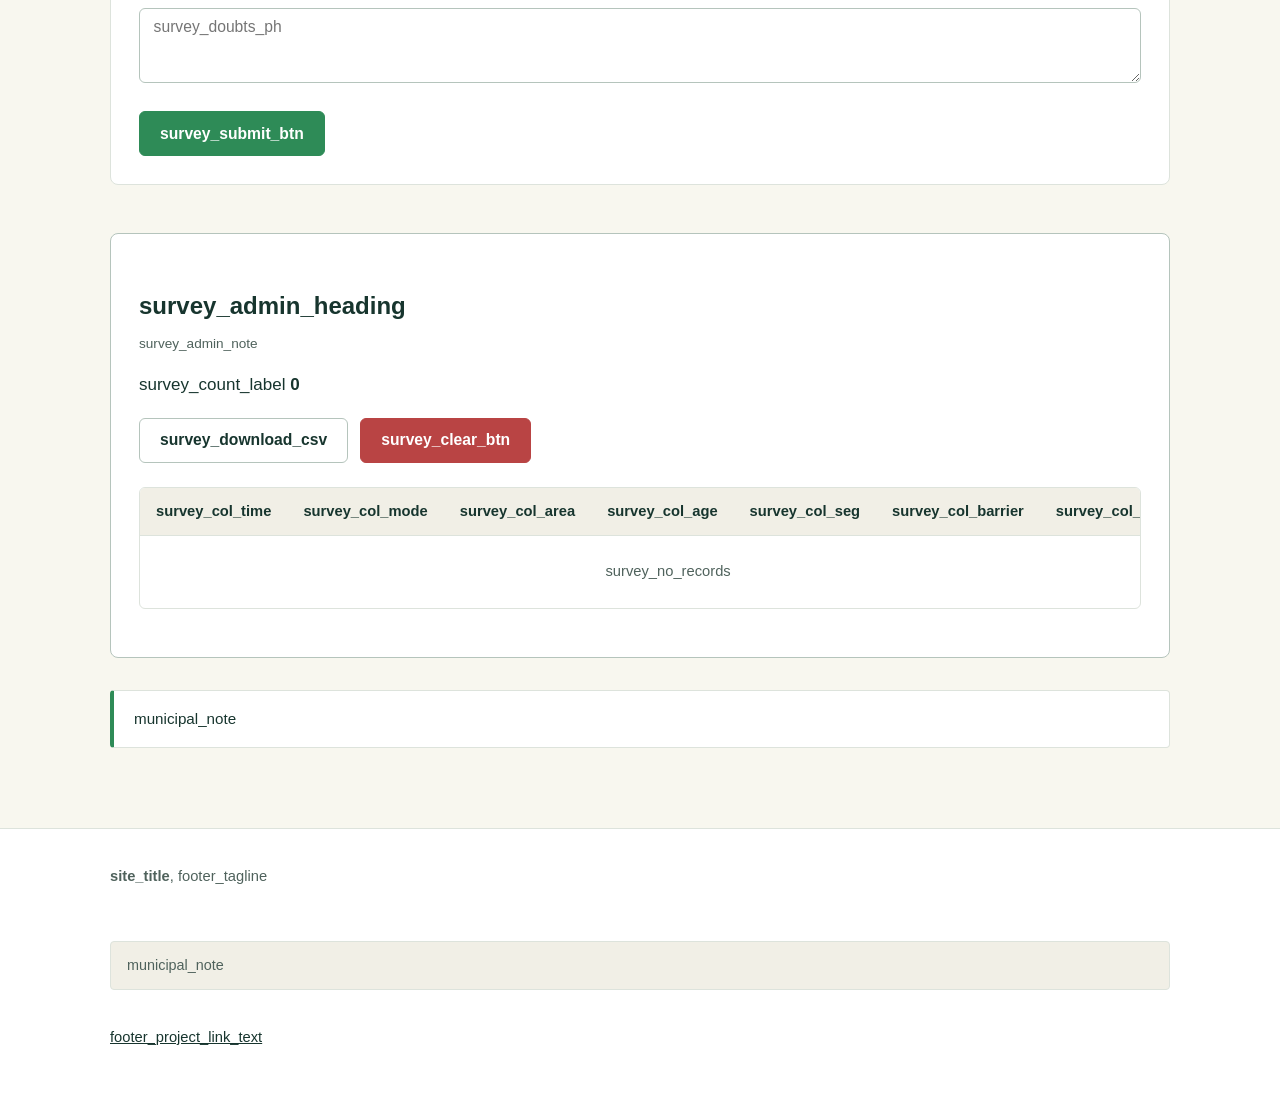
<file: survey.html>
<!DOCTYPE html>
<html lang="en">
<head>
  <meta charset="UTF-8">
  <meta name="viewport" content="width=device-width, initial-scale=1.0">
  <title>CleanEarth - Community Waste Segregation Survey</title>
  <script>
    (function() {
      try {
        var savedTheme = localStorage.getItem('cleanearth_theme');
        if (savedTheme === 'dark' || savedTheme === 'light') {
          document.documentElement.setAttribute('data-theme', savedTheme);
        } else if (window.matchMedia && window.matchMedia('(prefers-color-scheme: dark)').matches) {
          document.documentElement.setAttribute('data-theme', 'dark');
        } else {
          document.documentElement.setAttribute('data-theme', 'light');
        }
        var savedLang = localStorage.getItem('cleanearth_lang');
        if (savedLang === 'te' || savedLang === 'en') {
          document.documentElement.setAttribute('lang', savedLang);
        }
      } catch (e) {}
    })();
  </script>
  <link rel="preconnect" href="https://fonts.googleapis.com">
  <link rel="preconnect" href="https://fonts.gstatic.com" crossorigin>
  <link href="https://fonts.googleapis.com/css2?family=Noto+Sans+Telugu:wght@400;600;700&display=swap" rel="stylesheet">
  <link rel="stylesheet" href="css/style.css">
  <style>
    .survey-card {
      background: var(--surface);
      border: 1px solid var(--border);
      border-radius: var(--radius-card);
      padding: 1.75rem;
      margin-top: 1.5rem;
    }
    .timing-toggle-group {
      display: flex;
      gap: 1.5rem;
      padding: 0.85rem 1rem;
      background: var(--surface-alt);
      border-radius: var(--radius-md);
      border: 1px solid var(--border);
      margin-bottom: 1.25rem;
    }
    .volunteer-card {
      background: var(--surface);
      border: 1px solid var(--border-strong);
      border-radius: var(--radius-card);
      padding: 1.75rem;
      margin-top: 3rem;
    }
  </style>
</head>
<body>
  <div id="header-placeholder"></div>

  <main id="main-content">
    <div class="container">
      <h1 data-i18n="survey_title">Community Waste Segregation Survey</h1>
      <p class="lead-text" data-i18n="survey_lead">Collect real feedback from households during Community Service Project field visits.</p>

      <div class="survey-card">
        <form id="survey-form" novalidate>
          <!-- Timing Mode -->
          <div class="form-group">
            <label data-i18n="survey_mode_label">Survey Timing</label>
            <div class="timing-toggle-group">
              <label class="radio-label">
                <input type="radio" name="survey-mode" value="before" checked>
                <span data-i18n="survey_mode_before">Before session</span>
              </label>
              <label class="radio-label">
                <input type="radio" name="survey-mode" value="after">
                <span data-i18n="survey_mode_after">After session</span>
              </label>
            </div>
          </div>

          <!-- Name & Age Group -->
          <div class="grid-2">
            <div class="form-group">
              <label for="survey-name" data-i18n="survey_name">Name (optional)</label>
              <input type="text" id="survey-name" data-i18n-placeholder="survey_name_ph" placeholder="Resident name">
            </div>

            <div class="form-group">
              <label for="survey-age" data-i18n="survey_age">Age group</label>
              <select id="survey-age" required>
                <option value="" data-i18n="survey_age_select">-- Select age group --</option>
                <option value="under_18" data-i18n="survey_age_u18">Under 18</option>
                <option value="18_30" data-i18n="survey_age_18_30">18 to 30</option>
                <option value="31_50" data-i18n="survey_age_31_50">31 to 50</option>
                <option value="above_50" data-i18n="survey_age_51plus">Above 50</option>
              </select>
              <div id="err-survey-age" class="form-error"></div>
            </div>
          </div>

          <!-- Area / Village -->
          <div class="form-group">
            <label for="survey-area" data-i18n="survey_area">Area / Village name</label>
            <input type="text" id="survey-area" data-i18n-placeholder="survey_area_ph" placeholder="e.g., Ward 4, Anandapuram, Visakhapatnam" required>
            <div id="err-survey-area" class="form-error"></div>
          </div>

          <!-- Currently Segregate? -->
          <div class="form-group">
            <label data-i18n="survey_currently_seg">Do you currently separate waste at home?</label>
            <div>
              <label class="radio-label">
                <input type="radio" name="seg-current" value="yes" required>
                <span data-i18n="survey_opt_yes">Yes</span>
              </label>
              <label class="radio-label">
                <input type="radio" name="seg-current" value="sometimes">
                <span data-i18n="survey_opt_sometimes">Sometimes</span>
              </label>
              <label class="radio-label">
                <input type="radio" name="seg-current" value="no">
                <span data-i18n="survey_opt_no">No</span>
              </label>
            </div>
            <div id="err-survey-seg" class="form-error"></div>
          </div>

          <!-- Bins Currently Used -->
          <div class="form-group">
            <label data-i18n="survey_bins_used">Which bins or categories do you currently use? (Check all that apply)</label>
            <div>
              <label class="checkbox-label">
                <input type="checkbox" name="bins-used" value="wet">
                <span><span data-i18n="bin_wet_color">Green</span> &bull; <span data-i18n="bin_wet">Wet Waste</span></span>
              </label>
              <label class="checkbox-label">
                <input type="checkbox" name="bins-used" value="dry">
                <span><span data-i18n="bin_dry_color">Blue</span> &bull; <span data-i18n="bin_dry">Dry Waste</span></span>
              </label>
              <label class="checkbox-label">
                <input type="checkbox" name="bins-used" value="hazardous">
                <span><span data-i18n="bin_hazardous_color">Red</span> &bull; <span data-i18n="bin_hazardous">Hazardous Waste</span></span>
              </label>
              <label class="checkbox-label">
                <input type="checkbox" name="bins-used" value="ewaste">
                <span><span data-i18n="bin_ewaste_color">Purple</span> &bull; <span data-i18n="bin_ewaste">E-Waste</span></span>
              </label>
            </div>
          </div>

          <!-- Biggest Barrier -->
          <div class="form-group">
            <label data-i18n="survey_barrier">What is your biggest barrier to segregating waste?</label>
            <div>
              <label class="radio-label">
                <input type="radio" name="barrier" value="space" required>
                <span data-i18n="survey_barrier_space">Limited bin space at home</span>
              </label>
              <label class="radio-label">
                <input type="radio" name="barrier" value="instructions">
                <span data-i18n="survey_barrier_instructions">Unclear collection instructions</span>
              </label>
              <label class="radio-label">
                <input type="radio" name="barrier" value="mixed_truck">
                <span data-i18n="survey_barrier_mixed">No separate municipal collection (waste gets mixed in truck)</span>
              </label>
              <label class="radio-label">
                <input type="radio" name="barrier" value="info">
                <span data-i18n="survey_barrier_info">Not enough information on what goes where</span>
              </label>
              <label class="radio-label">
                <input type="radio" name="barrier" value="other">
                <span data-i18n="survey_barrier_other">Other barrier</span>
              </label>
            </div>
            <div id="err-survey-barrier" class="form-error"></div>
          </div>

          <!-- 3 Awareness Questions -->
          <div class="form-group" style="padding-top: 1rem; border-top: 1px solid var(--border);">
            <h3>Awareness Check</h3>

            <p><label data-i18n="survey_q1">Awareness Check 1: Should fruit and vegetable peels go into the Wet (Green) bin?</label></p>
            <div style="margin-bottom: 1rem;">
              <label class="radio-label"><input type="radio" name="sq1" value="yes" required> <span data-i18n="survey_opt_yes">Yes</span></label>
              <label class="radio-label"><input type="radio" name="sq1" value="no"> <span data-i18n="survey_opt_no">No</span></label>
            </div>

            <p><label data-i18n="survey_q2">Awareness Check 2: Can used batteries be safely thrown into ordinary household dry waste?</label></p>
            <div style="margin-bottom: 1rem;">
              <label class="radio-label"><input type="radio" name="sq2" value="yes" required> <span data-i18n="survey_opt_yes">Yes</span></label>
              <label class="radio-label"><input type="radio" name="sq2" value="no"> <span data-i18n="survey_opt_no">No</span></label>
            </div>

            <p><label data-i18n="survey_q3">Awareness Check 3: Do clean cardboard cartons belong in the Dry (Blue) bin?</label></p>
            <div style="margin-bottom: 1rem;">
              <label class="radio-label"><input type="radio" name="sq3" value="yes" required> <span data-i18n="survey_opt_yes">Yes</span></label>
              <label class="radio-label"><input type="radio" name="sq3" value="no"> <span data-i18n="survey_opt_no">No</span></label>
            </div>
            <div id="err-survey-q" class="form-error"></div>
          </div>

          <!-- Doubts text field -->
          <div class="form-group">
            <label for="survey-doubts" data-i18n="survey_doubts">Any doubts or specific questions about waste collection?</label>
            <textarea id="survey-doubts" rows="3" data-i18n-placeholder="survey_doubts_ph" placeholder="Write resident's questions or doubts here..."></textarea>
          </div>

          <button type="submit" class="btn btn-primary" data-i18n="survey_submit_btn">Save Survey Response</button>

          <div id="survey-success-banner" class="callout" style="display:none; margin-top:1.25rem;">
            <p><strong data-i18n="survey_thank_you">Thank you. Your survey response has been saved on this device.</strong></p>
          </div>
        </form>
      </div>

      <!-- Volunteer Only Section -->
      <section class="volunteer-card" aria-labelledby="volunteer-heading">
        <h2 id="volunteer-heading" data-i18n="survey_admin_heading">Volunteer Section: Saved responses on this device</h2>
        <p class="form-hint" data-i18n="survey_admin_note">All responses are stored strictly in this browser's localStorage. No remote server is used.</p>

        <p style="margin-top: 1rem;">
          <span data-i18n="survey_count_label">Total responses saved on this device:</span>
          <strong id="response-count-badge">0</strong>
        </p>

        <div class="btn-group">
          <button id="download-csv-btn" class="btn btn-secondary" type="button" data-i18n="survey_download_csv">Download CSV</button>
          <button id="clear-records-btn" class="btn btn-danger" type="button" data-i18n="survey_clear_btn">Clear all saved responses</button>
        </div>

        <div class="table-wrapper">
          <table id="responses-table">
            <thead>
              <tr>
                <th data-i18n="survey_col_time">Timestamp</th>
                <th data-i18n="survey_col_mode">Timing</th>
                <th data-i18n="survey_col_area">Area/Village</th>
                <th data-i18n="survey_col_age">Age</th>
                <th data-i18n="survey_col_seg">Segregates?</th>
                <th data-i18n="survey_col_barrier">Main Barrier</th>
                <th data-i18n="survey_col_score">Awareness Score</th>
              </tr>
            </thead>
            <tbody id="responses-tbody">
              <!-- Dynamically rendered -->
            </tbody>
          </table>
        </div>
      </section>

      <div class="callout" style="margin-top: 2rem;">
        <p data-i18n="municipal_note">Residents should also check local municipal instructions.</p>
      </div>
    </div>
  </main>

  <div id="footer-placeholder"></div>

  <script src="js/i18n.js"></script>
  <script src="js/data.js"></script>
  <script src="js/main.js"></script>
  <script src="js/survey.js"></script>
</body>
</html>
</file>
<file: css/style.css>
/* CleanEarth - Shared Stylesheet
   Community Service Project (CSP) - Source Waste Segregation
   Flat design, accessible contrast (>= 4.5:1), responsive layout
   Zero gradients, zero emojis, zero scroll-triggered animations.
*/

:root {
  /* Light Palette */
  --bg: #F8F7EF;
  --surface: #FFFFFF;
  --surface-alt: #F1EFE6;
  --text: #17352E;
  --text-muted: #4F625C;
  --border: #DDE3DC;
  --border-strong: #B5C4BC;

  /* Semantic Bin Accents */
  --bin-wet: #2E8B57;        /* Green Wet Waste */
  --bin-dry: #3A6FB0;        /* Blue Dry Waste */
  --bin-hazardous: #B94444;  /* Red Hazardous Waste */
  --bin-ewaste: #7B5EA7;     /* Purple E-Waste */
  --highlight: #E0AE42;      /* Highlight Yellow */

  /* UI Accents */
  --focus-ring: #0D5C46;
  --card-shadow: none;

  /* Typography */
  --font-base: -apple-system, BlinkMacSystemFont, "Segoe UI", Roboto, "Helvetica Neue", Arial, sans-serif;
  --font-telugu: "Noto Sans Telugu", "Nirmala UI", Gautami, sans-serif;
  --font-family: var(--font-base);

  --radius-sm: 4px;
  --radius-md: 6px;
  --radius-card: 8px;
  --max-width: 1100px;
}

[data-theme="dark"] {
  /* Dark Palette */
  --bg: #10241F;
  --surface: #17352E;
  --surface-alt: #1D4037;
  --text: #EDF3EF;
  --text-muted: #A9BBB3;
  --border: #2B4A42;
  --border-strong: #3F675D;

  /* Slightly lightened for contrast against dark surface if needed */
  --bin-wet: #3CB371;
  --bin-dry: #5C93D6;
  --bin-hazardous: #D9534F;
  --bin-ewaste: #9B7ED4;
  --highlight: #F0C35B;

  --focus-ring: #68D391;
}

html[lang="te"] {
  --font-family: var(--font-telugu), var(--font-base);
}

/* Reset and Base Styles */
*, *::before, *::after {
  box-sizing: border-box;
  margin: 0;
  padding: 0;
}

body {
  font-family: var(--font-family);
  font-size: 17px;
  line-height: 1.6;
  color: var(--text);
  background-color: var(--bg);
  min-height: 100vh;
  display: flex;
  flex-direction: column;
  transition: background-color 150ms ease, color 150ms ease;
  -webkit-font-smoothing: antialiased;
}

/* Skip link */
.skip-link {
  position: absolute;
  top: -60px;
  left: 1rem;
  background: var(--text);
  color: var(--surface);
  padding: 0.5rem 1rem;
  border-radius: var(--radius-sm);
  text-decoration: none;
  font-weight: 600;
  z-index: 1000;
  transition: top 150ms ease;
}

.skip-link:focus {
  top: 1rem;
  outline: 3px solid var(--highlight);
}

/* Focus styles */
:focus-visible {
  outline: 3px solid var(--focus-ring);
  outline-offset: 2px;
}

/* Container */
.container {
  width: 100%;
  max-width: var(--max-width);
  margin-left: auto;
  margin-right: auto;
  padding-left: 1.25rem;
  padding-right: 1.25rem;
}

main {
  flex: 1;
  padding-top: 2rem;
  padding-bottom: 3.5rem;
}

/* Header & Navigation */
.site-header {
  background-color: var(--surface);
  border-bottom: 1px solid var(--border);
  position: sticky;
  top: 0;
  z-index: 100;
  transition: background-color 150ms ease, border-color 150ms ease;
}

.header-inner {
  display: flex;
  align-items: center;
  justify-content: space-between;
  padding-top: 0.85rem;
  padding-bottom: 0.85rem;
  gap: 1rem;
  flex-wrap: wrap;
}

.site-brand {
  display: flex;
  align-items: center;
  gap: 0.5rem;
  text-decoration: none;
  color: var(--text);
  font-weight: 700;
  font-size: 1.35rem;
  letter-spacing: -0.02em;
}

.brand-badge {
  display: inline-block;
  font-size: 0.72rem;
  text-transform: uppercase;
  letter-spacing: 0.05em;
  background: var(--surface-alt);
  color: var(--text-muted);
  padding: 0.15rem 0.45rem;
  border-radius: var(--radius-sm);
  border: 1px solid var(--border);
  font-weight: 600;
}

.header-controls {
  display: flex;
  align-items: center;
  gap: 0.6rem;
}

/* Control buttons: Theme & Language */
.toggle-btn {
  background: var(--surface-alt);
  color: var(--text);
  border: 1px solid var(--border);
  padding: 0.4rem 0.75rem;
  border-radius: var(--radius-md);
  font-family: inherit;
  font-size: 0.88rem;
  font-weight: 600;
  cursor: pointer;
  display: inline-flex;
  align-items: center;
  gap: 0.4rem;
  transition: background-color 150ms ease, border-color 150ms ease;
}

.toggle-btn:hover {
  background: var(--surface);
  border-color: var(--border-strong);
}

.menu-toggle {
  display: none;
  background: var(--surface-alt);
  color: var(--text);
  border: 1px solid var(--border);
  padding: 0.45rem 0.85rem;
  border-radius: var(--radius-md);
  font-family: inherit;
  font-size: 0.95rem;
  font-weight: 600;
  cursor: pointer;
}

.site-nav {
  display: flex;
  align-items: center;
  gap: 0.25rem;
  flex-wrap: wrap;
}

.site-nav a {
  color: var(--text-muted);
  text-decoration: none;
  padding: 0.4rem 0.65rem;
  border-radius: var(--radius-sm);
  font-size: 0.92rem;
  font-weight: 500;
  transition: color 150ms ease, background-color 150ms ease;
}

.site-nav a:hover {
  color: var(--text);
  background: var(--surface-alt);
}

.site-nav a[aria-current="page"] {
  color: var(--text);
  background: var(--surface-alt);
  font-weight: 700;
  border-bottom: 2px solid var(--bin-wet);
}

/* Typography styles */
h1, h2, h3, h4, h5 {
  color: var(--text);
  line-height: 1.3;
  margin-bottom: 0.75rem;
  font-weight: 700;
}

h1 {
  font-size: 2.1rem;
  letter-spacing: -0.02em;
}

h2 {
  font-size: 1.5rem;
  margin-top: 1.75rem;
}

h3 {
  font-size: 1.2rem;
  margin-top: 1rem;
}

p {
  margin-bottom: 1rem;
}

.lead-text {
  font-size: 1.15rem;
  color: var(--text-muted);
  margin-bottom: 1.5rem;
  line-height: 1.6;
}

.sub-lead {
  color: var(--text-muted);
  font-size: 0.98rem;
  margin-bottom: 1.5rem;
}

/* Callout & Municipal Note */
.callout {
  background: var(--surface);
  border: 1px solid var(--border);
  border-left: 4px solid var(--bin-wet);
  padding: 1rem 1.25rem;
  border-radius: var(--radius-sm);
  margin-top: 1.25rem;
  margin-bottom: 1.5rem;
  font-size: 0.95rem;
}

.callout-warning {
  border-left-color: var(--highlight);
  background: var(--surface-alt);
}

.callout p:last-child {
  margin-bottom: 0;
}

.municipal-note {
  font-size: 0.9rem;
  color: var(--text-muted);
  padding: 0.75rem 1rem;
  background: var(--surface-alt);
  border: 1px solid var(--border);
  border-radius: var(--radius-sm);
  margin: 1.5rem 0;
}

/* Buttons */
.btn {
  display: inline-flex;
  align-items: center;
  justify-content: center;
  gap: 0.5rem;
  padding: 0.65rem 1.25rem;
  font-size: 0.98rem;
  font-weight: 600;
  font-family: inherit;
  border-radius: var(--radius-md);
  text-decoration: none;
  cursor: pointer;
  border: 1px solid transparent;
  transition: background-color 150ms ease, border-color 150ms ease, color 150ms ease;
  line-height: 1.4;
}

.btn-primary {
  background-color: var(--bin-wet);
  color: #FFFFFF;
  border-color: var(--bin-wet);
}

.btn-primary:hover {
  background-color: #247346;
  border-color: #247346;
}

.btn-secondary {
  background-color: var(--surface);
  color: var(--text);
  border-color: var(--border-strong);
}

.btn-secondary:hover {
  background-color: var(--surface-alt);
  border-color: var(--text-muted);
}

.btn-danger {
  background-color: var(--bin-hazardous);
  color: #FFFFFF;
  border-color: var(--bin-hazardous);
}

.btn-danger:hover {
  background-color: #9c3333;
}

.btn-group {
  display: flex;
  gap: 0.75rem;
  flex-wrap: wrap;
  margin-top: 1.25rem;
  margin-bottom: 1.5rem;
}

/* Cards & Layout Grids */
.card {
  background: var(--surface);
  border: 1px solid var(--border);
  border-radius: var(--radius-card);
  padding: 1.35rem;
  transition: border-color 150ms ease;
}

.card:hover {
  border-color: var(--border-strong);
}

.grid-2 {
  display: grid;
  grid-template-columns: repeat(2, 1fr);
  gap: 1.25rem;
  margin: 1.5rem 0;
}

.grid-3 {
  display: grid;
  grid-template-columns: repeat(3, 1fr);
  gap: 1.25rem;
  margin: 1.5rem 0;
}

.grid-4 {
  display: grid;
  grid-template-columns: repeat(4, 1fr);
  gap: 1.25rem;
  margin: 1.5rem 0;
}

/* Bin Cards */
.bin-card {
  border-left-width: 6px;
  display: flex;
  flex-direction: column;
  justify-content: space-between;
}

.bin-card.bin-wet {
  border-left-color: var(--bin-wet);
}
.bin-card.bin-dry {
  border-left-color: var(--bin-dry);
}
.bin-card.bin-hazardous {
  border-left-color: var(--bin-hazardous);
}
.bin-card.bin-ewaste {
  border-left-color: var(--bin-ewaste);
}

.bin-badge {
  display: inline-block;
  padding: 0.2rem 0.55rem;
  border-radius: var(--radius-sm);
  font-size: 0.8rem;
  font-weight: 700;
  text-transform: uppercase;
  letter-spacing: 0.04em;
  margin-bottom: 0.75rem;
  width: fit-content;
}

.bin-badge.badge-wet {
  background-color: rgba(46, 139, 87, 0.15);
  color: var(--bin-wet);
  border: 1px solid var(--bin-wet);
}
.bin-badge.badge-dry {
  background-color: rgba(58, 111, 176, 0.15);
  color: var(--bin-dry);
  border: 1px solid var(--bin-dry);
}
.bin-badge.badge-hazardous {
  background-color: rgba(185, 68, 68, 0.15);
  color: var(--bin-hazardous);
  border: 1px solid var(--bin-hazardous);
}
.bin-badge.badge-ewaste {
  background-color: rgba(123, 94, 167, 0.15);
  color: var(--bin-ewaste);
  border: 1px solid var(--bin-ewaste);
}

/* Form Controls */
.form-group {
  margin-bottom: 1.25rem;
}

label {
  display: block;
  font-weight: 600;
  font-size: 0.95rem;
  margin-bottom: 0.4rem;
  color: var(--text);
}

.form-hint {
  font-size: 0.85rem;
  color: var(--text-muted);
  margin-top: 0.25rem;
}

input[type="text"],
input[type="number"],
select,
textarea {
  width: 100%;
  padding: 0.6rem 0.85rem;
  font-family: inherit;
  font-size: 0.98rem;
  color: var(--text);
  background-color: var(--surface);
  border: 1px solid var(--border-strong);
  border-radius: var(--radius-md);
  transition: border-color 150ms ease;
}

input[type="text"]:focus,
input[type="number"]:focus,
select:focus,
textarea:focus {
  border-color: var(--focus-ring);
}

input[type="range"] {
  width: 100%;
  accent-color: var(--bin-wet);
}

.checkbox-label, .radio-label {
  display: flex;
  align-items: flex-start;
  gap: 0.65rem;
  font-weight: normal;
  cursor: pointer;
  margin-bottom: 0.5rem;
  font-size: 0.95rem;
}

.checkbox-label input, .radio-label input {
  margin-top: 0.25rem;
  width: 18px;
  height: 18px;
  accent-color: var(--bin-wet);
}

.form-error {
  color: var(--bin-hazardous);
  font-size: 0.85rem;
  margin-top: 0.35rem;
  display: none;
}

.form-error.visible {
  display: block;
}

/* Filter controls bar */
.filter-bar {
  display: flex;
  gap: 0.5rem;
  flex-wrap: wrap;
  margin: 1.25rem 0;
}

.filter-btn {
  background: var(--surface);
  border: 1px solid var(--border);
  color: var(--text-muted);
  padding: 0.45rem 0.85rem;
  border-radius: var(--radius-sm);
  font-family: inherit;
  font-size: 0.9rem;
  font-weight: 600;
  cursor: pointer;
  transition: all 150ms ease;
}

.filter-btn:hover {
  color: var(--text);
  border-color: var(--border-strong);
}

.filter-btn.active {
  background: var(--text);
  color: var(--surface);
  border-color: var(--text);
}

/* Accordion details/summary */
details.guide-section {
  background: var(--surface);
  border: 1px solid var(--border);
  border-left-width: 6px;
  border-radius: var(--radius-card);
  margin-bottom: 1.25rem;
  overflow: hidden;
}

details.guide-section summary {
  padding: 1.2rem 1.35rem;
  cursor: pointer;
  font-weight: 700;
  font-size: 1.15rem;
  list-style: none;
  display: flex;
  align-items: center;
  justify-content: space-between;
  user-select: none;
}

details.guide-section summary::-webkit-details-marker {
  display: none;
}

details.guide-section summary::after {
  content: "+";
  font-size: 1.5rem;
  font-weight: 400;
  color: var(--text-muted);
}

details.guide-section[open] summary::after {
  content: "−";
}

details.guide-section .guide-content {
  padding: 0 1.35rem 1.35rem 1.35rem;
  border-top: 1px solid var(--border);
}

/* Footer */
.site-footer {
  background: var(--surface);
  border-top: 1px solid var(--border);
  padding: 2.25rem 0;
  color: var(--text-muted);
  font-size: 0.92rem;
  margin-top: auto;
}

.site-footer a {
  color: var(--text);
  text-decoration: underline;
}

.footer-inner {
  display: flex;
  flex-direction: column;
  gap: 0.75rem;
}

/* Responsive tables */
.table-wrapper {
  overflow-x: auto;
  margin: 1.25rem 0;
  border: 1px solid var(--border);
  border-radius: var(--radius-md);
}

table {
  width: 100%;
  border-collapse: collapse;
  text-align: left;
  font-size: 0.92rem;
}

th, td {
  padding: 0.75rem 1rem;
  border-bottom: 1px solid var(--border);
}

th {
  background: var(--surface-alt);
  color: var(--text);
  font-weight: 700;
}

tr:last-child td {
  border-bottom: none;
}

/* Fallback box for field photos */
.photo-slot {
  border: 1px solid var(--border);
  border-radius: var(--radius-card);
  overflow: hidden;
  background: var(--surface);
  display: flex;
  flex-direction: column;
}

.photo-slot img {
  width: 100%;
  height: 220px;
  object-fit: cover;
  display: block;
  background-color: var(--surface-alt);
}

.photo-caption {
  padding: 0.85rem 1rem;
  font-size: 0.88rem;
  color: var(--text-muted);
  background: var(--surface);
  border-top: 1px solid var(--border);
}

/* Media Queries */
@media (max-width: 900px) {
  .grid-4 {
    grid-template-columns: repeat(2, 1fr);
  }
  .grid-3 {
    grid-template-columns: repeat(2, 1fr);
  }
}

@media (max-width: 768px) {
  .menu-toggle {
    display: block;
  }

  .site-nav {
    display: none;
    width: 100%;
    flex-direction: column;
    align-items: stretch;
    padding-top: 0.75rem;
    border-top: 1px solid var(--border);
    margin-top: 0.5rem;
  }

  .site-nav.open {
    display: flex;
  }

  .site-nav a {
    padding: 0.65rem 0.5rem;
    font-size: 1rem;
  }

  .grid-2, .grid-3, .grid-4 {
    grid-template-columns: 1fr;
  }

  h1 {
    font-size: 1.7rem;
  }
  h2 {
    font-size: 1.3rem;
  }
}

/* Prefers-reduced-motion */
@media (prefers-reduced-motion: reduce) {
  *, *::before, *::after {
    transition: none !important;
    animation: none !important;
  }
}
</file>
